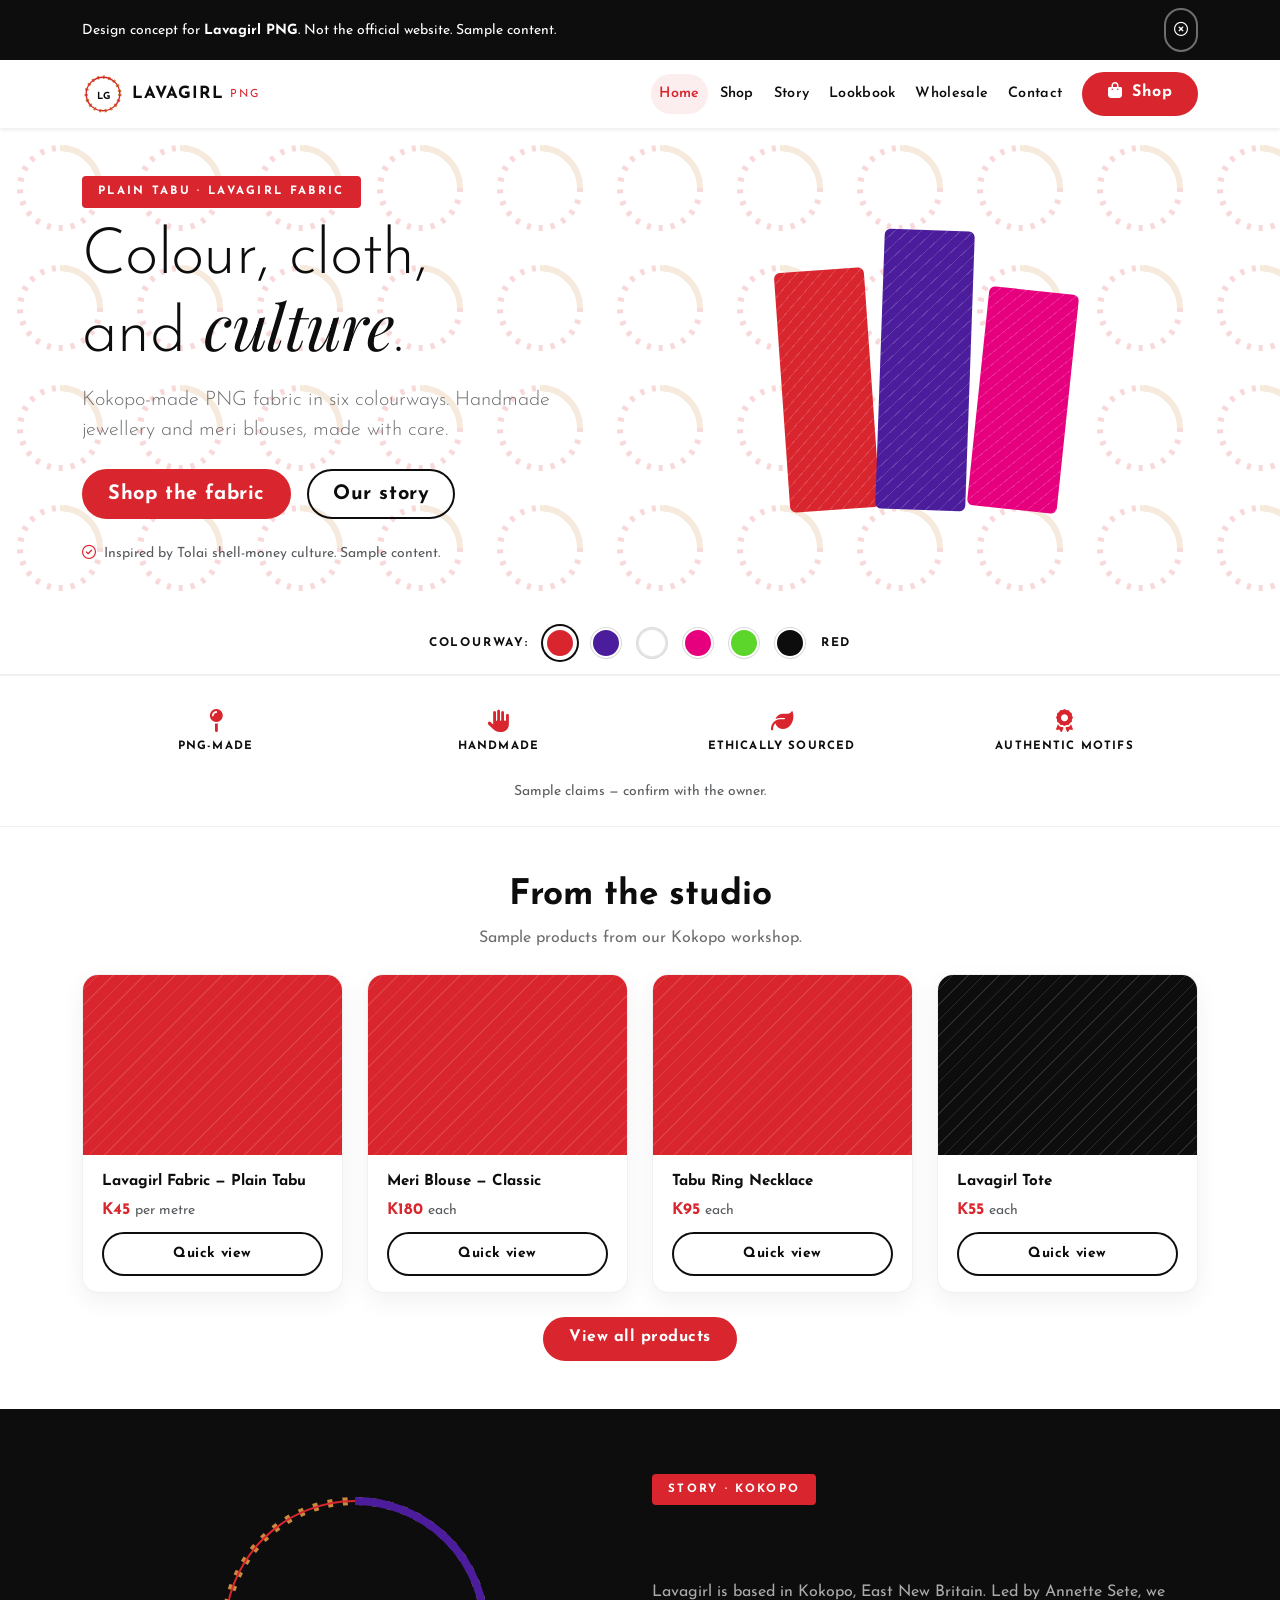
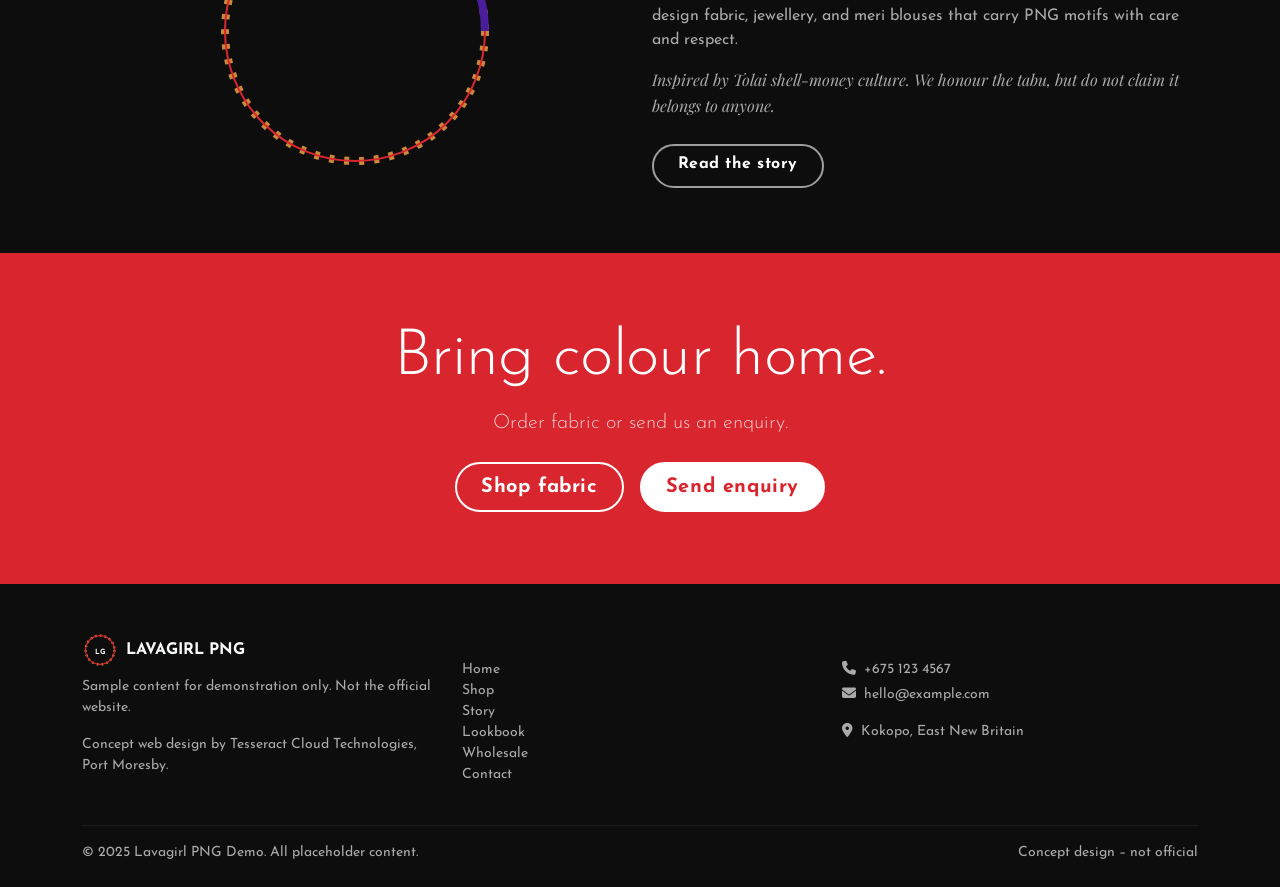
<file: index.html>
<!-- index.html -->
<!DOCTYPE html>
<html lang="en">
<head>
  <meta charset="UTF-8">
  <meta name="viewport" content="width=device-width, initial-scale=1.0">
  <title>Lavagirl PNG | PNG-designed fabric, jewellery & meri blouses</title>
  <meta name="description" content="Lavagirl PNG — Kokopo-based PNG fashion brand. Lavagirl Fabric in Plain Tabu design, six colourways, handmade jewellery, meri blouses.">
  <meta property="og:title" content="Lavagirl PNG | PNG-designed fabric & fashion">
  <meta property="og:description" content="Vibrant, cultural, maker-proud. Plain Tabu fabric in six colours.">
  <meta property="og:type" content="website">
  <meta property="og:url" content="https://example.com/lavagirlpng">
  <meta property="og:image" content="https://via.placeholder.com/1200x630?text=Lavagirl+PNG">
  <link rel="icon" href="data:image/svg+xml,%3Csvg xmlns='http://www.w3.org/2000/svg' viewBox='0 0 100 100'%3E%3Crect width='100' height='100' rx='18' fill='%23D9262E'/%3E%3Ccircle cx='50' cy='50' r='30' fill='none' stroke='%23C98A3B' stroke-width='6' stroke-dasharray='4 6'/%3E%3Ctext x='50' y='58' font-size='22' text-anchor='middle' fill='%23FFFFFF' font-family='Arial' font-weight='bold'%3ELG%3C/text%3E%3C/svg%3E">
  <link rel="preconnect" href="https://fonts.googleapis.com">
  <link rel="preconnect" href="https://fonts.gstatic.com" crossorigin>
  <link href="https://fonts.googleapis.com/css2?family=Josefin+Sans:wght@300;400;600;700&family=Playfair+Display:ital,wght@1,400;1,600&display=swap" rel="stylesheet">
  <link href="https://cdn.jsdelivr.net/npm/bootstrap@5.3.3/dist/css/bootstrap.min.css" rel="stylesheet">
  <link rel="stylesheet" href="https://cdnjs.cloudflare.com/ajax/libs/font-awesome/6.5.2/css/all.min.css">
  <link rel="stylesheet" href="style.css">
</head>
<body>
  <a class="skip-link" href="#main">Skip to content</a>

  <div class="demo-bar text-center py-2 px-3" id="demoBar">
    <div class="container d-flex align-items-center justify-content-between flex-wrap gap-2">
      <span class="small mb-0">Design concept for <strong>Lavagirl PNG</strong>. Not the official website. Sample content.</span>
      <button class="btn btn-sm btn-outline-light rounded-pill" id="dismissDemoBar" aria-label="Dismiss demo bar"><i class="fa-regular fa-circle-xmark"></i></button>
    </div>
  </div>

  <nav class="navbar navbar-expand-lg sticky-top shadow-sm" aria-label="Main navigation">
    <div class="container">
      <a class="navbar-brand d-flex align-items-center gap-2" href="index.html">
        <span class="brand-ring" aria-hidden="true">
          <svg viewBox="0 0 60 60" width="42" height="42">
            <circle cx="30" cy="30" r="24" fill="none" stroke="#C98A3B" stroke-width="5" stroke-dasharray="3 5"/>
            <circle cx="30" cy="30" r="24" fill="none" stroke="#D9262E" stroke-width="2"/>
            <text x="30" y="37" font-size="14" text-anchor="middle" fill="#0D0D0D" font-family="Josefin Sans, Arial" font-weight="700">LG</text>
          </svg>
        </span>
        <span class="brand-text">LAVAGIRL<span class="brand-sub">PNG</span></span>
      </a>
      <button class="navbar-toggler" type="button" data-bs-toggle="collapse" data-bs-target="#mainNav" aria-controls="mainNav" aria-expanded="false" aria-label="Toggle navigation">
        <span class="navbar-toggler-icon"></span>
      </button>
      <div class="collapse navbar-collapse" id="mainNav">
        <ul class="navbar-nav ms-auto mb-2 mb-lg-0 gap-lg-1 align-items-lg-center">
          <li class="nav-item"><a class="nav-link active" aria-current="page" href="index.html">Home</a></li>
          <li class="nav-item"><a class="nav-link" href="shop.html">Shop</a></li>
          <li class="nav-item"><a class="nav-link" href="story.html">Story</a></li>
          <li class="nav-item"><a class="nav-link" href="lookbook.html">Lookbook</a></li>
          <li class="nav-item"><a class="nav-link" href="wholesale.html">Wholesale</a></li>
          <li class="nav-item"><a class="nav-link" href="contact.html">Contact</a></li>
          <li class="nav-item ms-lg-2 mt-2 mt-lg-0">
            <a class="btn btn-lava rounded-pill px-4" href="shop.html">
              <i class="fa-solid fa-bag-shopping me-1"></i> Shop
            </a>
          </li>
        </ul>
      </div>
    </div>
  </nav>

  <main id="main">
    <!-- HERO -->
    <section class="hero position-relative overflow-hidden" data-colour="red">
      <div class="tabu-bg" aria-hidden="true">
        <svg class="tabu-pattern-svg" width="100%" height="100%" preserveAspectRatio="none">
          <defs>
            <pattern id="tabuPattern" x="0" y="0" width="120" height="120" patternUnits="userSpaceOnUse">
              <circle cx="60" cy="60" r="40" fill="none" stroke="var(--active-colour)" stroke-width="6" stroke-dasharray="4 8"/>
              <path d="M60 20 A40 40 0 0 1 100 60" fill="none" stroke="#C98A3B" stroke-width="6"/>
            </pattern>
          </defs>
          <rect width="100%" height="100%" fill="url(#tabuPattern)" opacity="0.18"/>
        </svg>
      </div>
      <div class="container position-relative py-5">
        <div class="row align-items-center g-4 flex-column-reverse flex-lg-row">
          <div class="col-lg-6 text-center text-lg-start">
            <span class="label-bar">PLAIN TABU · LAVAGIRL FABRIC</span>
            <h1 class="display-light mt-3 mb-3">Colour, cloth,<br>and <em class="playfair-italic">culture</em>.</h1>
            <p class="lead mb-4 text-muted-soft">Kokopo-made PNG fabric in six colourways. Handmade jewellery and meri blouses, made with care.</p>
            <div class="d-flex flex-wrap gap-3 justify-content-center justify-content-lg-start">
              <a href="shop.html" class="btn btn-lava btn-lg px-4 rounded-pill">Shop the fabric</a>
              <a href="story.html" class="btn btn-outline-ink btn-lg px-4 rounded-pill">Our story</a>
            </div>
            <p class="small text-muted mt-4 mb-0"><i class="fa-regular fa-circle-check me-1 text-lava"></i> Inspired by Tolai shell-money culture. Sample content.</p>
          </div>
          <div class="col-lg-6">
            <div class="hero-swatch-stack">
              <div class="fabric-roll" data-colour="red">
                <div class="fabric-roll-face"></div>
              </div>
              <div class="fabric-roll" data-colour="purple">
                <div class="fabric-roll-face"></div>
              </div>
              <div class="fabric-roll" data-colour="pink">
                <div class="fabric-roll-face"></div>
              </div>
            </div>
          </div>
        </div>
      </div>
    </section>

    <!-- COLOUR SWITCHER STRIP -->
    <section class="swatch-strip">
      <div class="container d-flex flex-wrap gap-3 justify-content-center align-items-center py-3">
        <span class="swatch-label">Colourway:</span>
        <button class="swatch swatch-red active" data-colour="red" aria-label="Red colourway" aria-pressed="true"></button>
        <button class="swatch swatch-purple" data-colour="purple" aria-label="Purple colourway" aria-pressed="false"></button>
        <button class="swatch swatch-white" data-colour="white" aria-label="White colourway" aria-pressed="false"></button>
        <button class="swatch swatch-pink" data-colour="pink" aria-label="Pink colourway" aria-pressed="false"></button>
        <button class="swatch swatch-green" data-colour="green" aria-label="Green colourway" aria-pressed="false"></button>
        <button class="swatch swatch-black" data-colour="black" aria-label="Black colourway" aria-pressed="false"></button>
        <span class="swatch-name" id="swatchName">Red</span>
      </div>
    </section>

    <!-- AUTHENTICITY STRIP -->
    <section class="authenticity-strip py-4">
      <div class="container">
        <div class="row g-3 text-center">
          <div class="col-6 col-md-3">
            <div class="auth-badge">
              <i class="fa-solid fa-map-pin"></i>
              <span>PNG-made</span>
            </div>
          </div>
          <div class="col-6 col-md-3">
            <div class="auth-badge">
              <i class="fa-solid fa-hand"></i>
              <span>Handmade</span>
            </div>
          </div>
          <div class="col-6 col-md-3">
            <div class="auth-badge">
              <i class="fa-solid fa-leaf"></i>
              <span>Ethically sourced</span>
            </div>
          </div>
          <div class="col-6 col-md-3">
            <div class="auth-badge">
              <i class="fa-solid fa-award"></i>
              <span>Authentic motifs</span>
            </div>
          </div>
        </div>
        <p class="small text-center text-muted mt-3 mb-0">Sample claims — confirm with the owner.</p>
      </div>
    </section>

    <!-- FEATURED PRODUCTS -->
    <section class="py-5">
      <div class="container">
        <div class="text-center mb-4">
          <h2 class="section-heading">From the studio</h2>
          <p class="text-muted-soft">Sample products from our Kokopo workshop.</p>
        </div>
        <div class="row g-4" id="featuredGrid">
          <!-- filled by JS -->
        </div>
        <div class="text-center mt-4">
          <a href="shop.html" class="btn btn-lava rounded-pill px-4">View all products</a>
        </div>
      </div>
    </section>

    <!-- STORY TEASER -->
    <section class="py-5 section-dark text-light">
      <div class="container">
        <div class="row align-items-center g-4">
          <div class="col-md-6">
            <div class="rotating-ring-wrap" aria-hidden="true">
              <svg viewBox="0 0 300 300" class="rotating-ring">
                <circle cx="150" cy="150" r="130" fill="none" stroke="#C98A3B" stroke-width="8" stroke-dasharray="5 10"/>
                <circle cx="150" cy="150" r="130" fill="none" stroke="#D9262E" stroke-width="2"/>
                <path d="M150 20 A130 130 0 0 1 280 150" fill="none" stroke="#4B1D9C" stroke-width="8"/>
              </svg>
            </div>
          </div>
          <div class="col-md-6">
            <span class="label-bar">STORY · KOKOPO</span>
            <h2 class="section-heading mt-3 mb-3">Made by hand, led by heritage.</h2>
            <p class="text-muted-light">Lavagirl is based in Kokopo, East New Britain. Led by Annette Sete, we design fabric, jewellery, and meri blouses that carry PNG motifs with care and respect.</p>
            <p class="text-muted-light"><em class="playfair-italic">Inspired by Tolai shell-money culture. We honour the tabu, but do not claim it belongs to anyone.</em></p>
            <a href="story.html" class="btn btn-outline-light rounded-pill px-4 mt-2">Read the story</a>
          </div>
        </div>
      </div>
    </section>

    <!-- CTA -->
    <section class="py-5 section-lava text-center">
      <div class="container py-4">
        <h2 class="display-light text-white mb-3">Bring colour home.</h2>
        <p class="lead mb-4 text-white-75">Order fabric or send us an enquiry.</p>
        <div class="d-flex flex-wrap gap-3 justify-content-center">
          <a href="shop.html" class="btn btn-white-outline btn-lg px-4 rounded-pill">Shop fabric</a>
          <a href="contact.html" class="btn btn-white-solid btn-lg px-4 rounded-pill">Send enquiry</a>
        </div>
      </div>
    </section>
  </main>

  <footer class="footer section-dark text-light pt-5 pb-4">
    <div class="container">
      <div class="row g-4">
        <div class="col-md-4">
          <div class="d-flex align-items-center gap-2 mb-2">
            <svg viewBox="0 0 60 60" width="36" height="36"><circle cx="30" cy="30" r="24" fill="none" stroke="#C98A3B" stroke-width="4" stroke-dasharray="3 5"/><circle cx="30" cy="30" r="24" fill="none" stroke="#D9262E" stroke-width="2"/><text x="30" y="36" font-size="12" text-anchor="middle" fill="#FFFFFF" font-family="Josefin Sans, Arial" font-weight="700">LG</text></svg>
            <span class="fw-bold">LAVAGIRL PNG</span>
          </div>
          <p class="small text-muted-light">Sample content for demonstration only. Not the official website.</p>
          <p class="small text-muted-light">Concept web design by Tesseract Cloud Technologies, Port Moresby.</p>
        </div>
        <div class="col-md-4">
          <h6 class="fw-semibold">Quick links</h6>
          <ul class="list-unstyled small">
            <li><a href="index.html" class="text-muted-light text-decoration-none">Home</a></li>
            <li><a href="shop.html" class="text-muted-light text-decoration-none">Shop</a></li>
            <li><a href="story.html" class="text-muted-light text-decoration-none">Story</a></li>
            <li><a href="lookbook.html" class="text-muted-light text-decoration-none">Lookbook</a></li>
            <li><a href="wholesale.html" class="text-muted-light text-decoration-none">Wholesale</a></li>
            <li><a href="contact.html" class="text-muted-light text-decoration-none">Contact</a></li>
          </ul>
        </div>
        <div class="col-md-4">
          <h6 class="fw-semibold">Contact (placeholder)</h6>
          <p class="small text-muted-light mb-1"><i class="fa-solid fa-phone me-2"></i>+675 123 4567</p>
          <p class="small text-muted-light"><i class="fa-solid fa-envelope me-2"></i>hello@example.com</p>
          <p class="small text-muted-light"><i class="fa-solid fa-location-dot me-2"></i>Kokopo, East New Britain</p>
        </div>
      </div>
      <hr class="border-light opacity-25 mt-4">
      <div class="d-flex flex-wrap justify-content-between align-items-center small text-muted-light">
        <span>© 2025 Lavagirl PNG Demo. All placeholder content.</span>
        <span>Concept design – not official</span>
      </div>
    </div>
  </footer>

  <div class="mobile-action-bar d-block d-sm-none fixed-bottom bg-white border-top shadow-sm py-2">
    <div class="container d-flex justify-content-around">
      <a href="shop.html" class="btn btn-lava rounded-pill px-3 py-2" aria-label="Shop"><i class="fa-solid fa-bag-shopping me-1"></i> Shop</a>
      <a href="https://wa.me/67512345678?text=Hello%20Lavagirl%20PNG%20demo" class="btn btn-success rounded-pill px-3 py-2" aria-label="WhatsApp us"><i class="fa-brands fa-whatsapp me-1"></i> WhatsApp</a>
    </div>
  </div>

  <!-- Quick view modal -->
  <div class="modal fade" id="quickViewModal" tabindex="-1" aria-labelledby="quickViewLabel" aria-hidden="true">
    <div class="modal-dialog modal-dialog-centered modal-lg">
      <div class="modal-content rounded-4 border-0">
        <div class="modal-header border-0">
          <h2 class="modal-title h5" id="quickViewLabel">Product</h2>
          <button type="button" class="btn-close" data-bs-dismiss="modal" aria-label="Close"></button>
        </div>
        <div class="modal-body" id="quickViewBody">
          <!-- filled by JS -->
        </div>
      </div>
    </div>
  </div>

  <script src="https://cdn.jsdelivr.net/npm/bootstrap@5.3.3/dist/js/bootstrap.bundle.min.js"></script>
  <script src="main.js"></script>
</body>
</html>
</file>
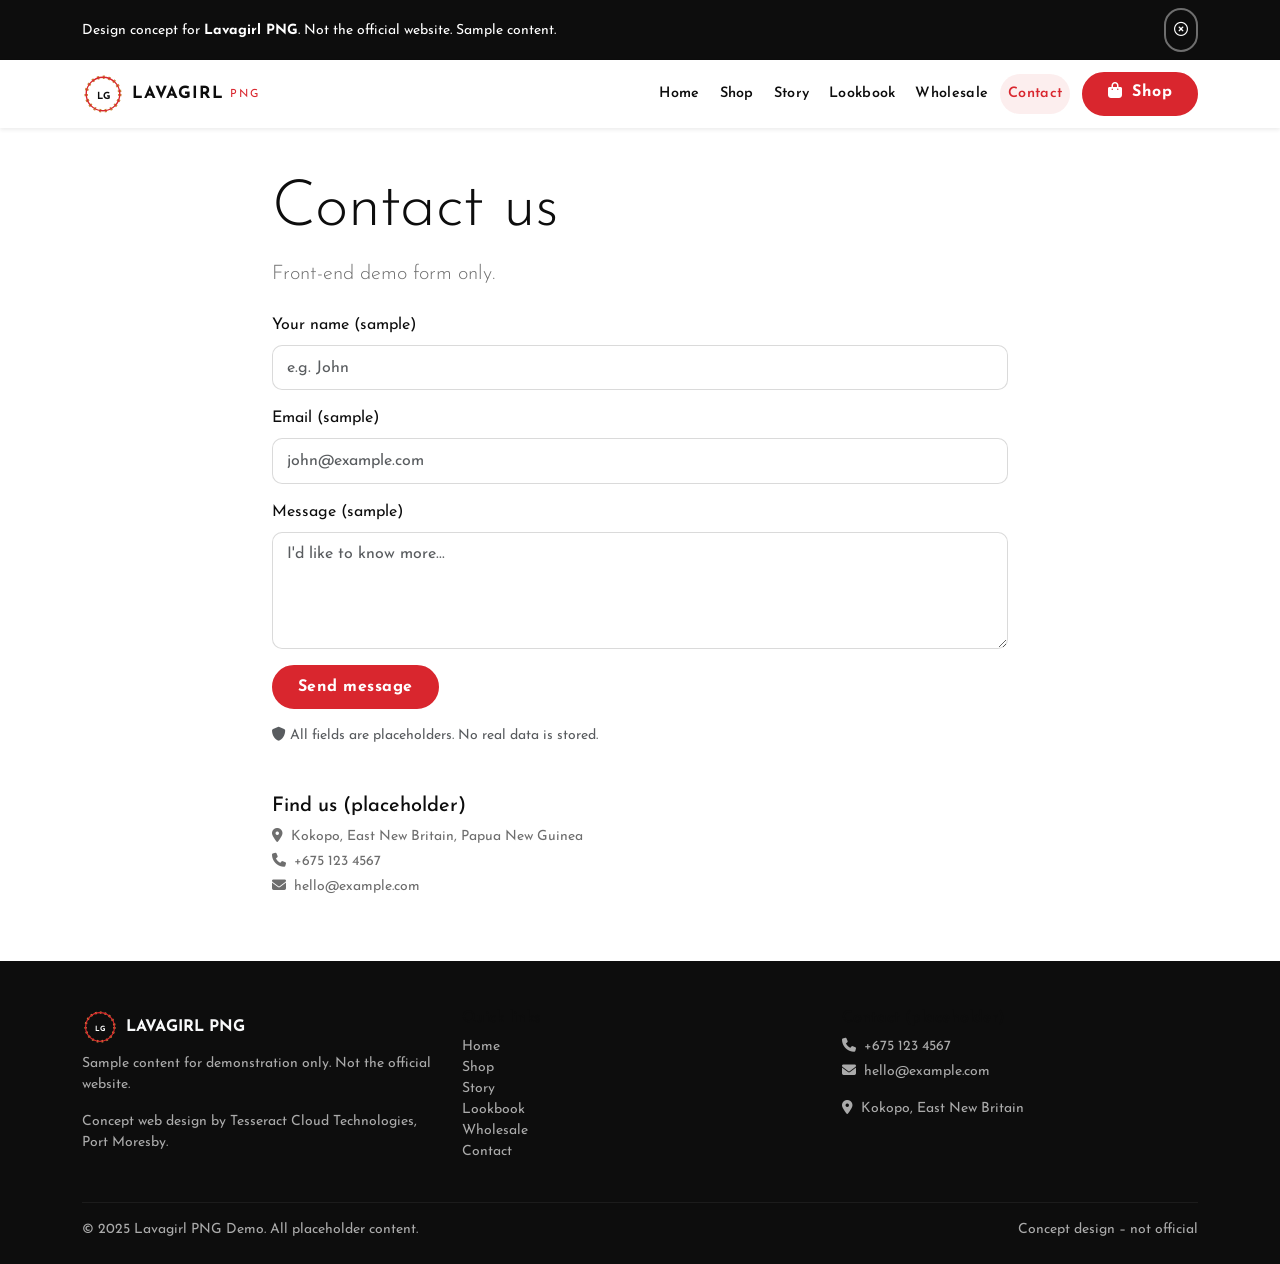
<file: contact.html>
<!-- contact.html -->
<!DOCTYPE html>
<html lang="en">
<head>
  <meta charset="UTF-8">
  <meta name="viewport" content="width=device-width, initial-scale=1.0">
  <title>Contact | Lavagirl PNG</title>
  <meta name="description" content="Contact Lavagirl PNG. Sample contact form and placeholder details.">
  <meta property="og:title" content="Contact – Lavagirl PNG">
  <meta property="og:description" content="Get in touch with Lavagirl PNG. Sample form.">
  <meta property="og:type" content="website">
  <meta property="og:url" content="https://example.com/lavagirlpng/contact">
  <meta property="og:image" content="https://via.placeholder.com/1200x630?text=Contact">
  <link rel="icon" href="data:image/svg+xml,%3Csvg xmlns='http://www.w3.org/2000/svg' viewBox='0 0 100 100'%3E%3Crect width='100' height='100' rx='18' fill='%23D9262E'/%3E%3Ccircle cx='50' cy='50' r='30' fill='none' stroke='%23C98A3B' stroke-width='6' stroke-dasharray='4 6'/%3E%3Ctext x='50' y='58' font-size='22' text-anchor='middle' fill='%23FFFFFF' font-family='Arial' font-weight='bold'%3ELG%3C/text%3E%3C/svg%3E">
  <link rel="preconnect" href="https://fonts.googleapis.com">
  <link rel="preconnect" href="https://fonts.gstatic.com" crossorigin>
  <link href="https://fonts.googleapis.com/css2?family=Josefin+Sans:wght@300;400;600;700&family=Playfair+Display:ital,wght@1,400;1,600&display=swap" rel="stylesheet">
  <link href="https://cdn.jsdelivr.net/npm/bootstrap@5.3.3/dist/css/bootstrap.min.css" rel="stylesheet">
  <link rel="stylesheet" href="https://cdnjs.cloudflare.com/ajax/libs/font-awesome/6.5.2/css/all.min.css">
  <link rel="stylesheet" href="style.css">
</head>
<body>
  <a class="skip-link" href="#main">Skip to content</a>

  <div class="demo-bar text-center py-2 px-3" id="demoBar">
    <div class="container d-flex align-items-center justify-content-between flex-wrap gap-2">
      <span class="small mb-0">Design concept for <strong>Lavagirl PNG</strong>. Not the official website. Sample content.</span>
      <button class="btn btn-sm btn-outline-light rounded-pill" id="dismissDemoBar" aria-label="Dismiss demo bar"><i class="fa-regular fa-circle-xmark"></i></button>
    </div>
  </div>

  <nav class="navbar navbar-expand-lg sticky-top shadow-sm" aria-label="Main navigation">
    <div class="container">
      <a class="navbar-brand d-flex align-items-center gap-2" href="index.html">
        <span class="brand-ring" aria-hidden="true"><svg viewBox="0 0 60 60" width="42" height="42"><circle cx="30" cy="30" r="24" fill="none" stroke="#C98A3B" stroke-width="5" stroke-dasharray="3 5"/><circle cx="30" cy="30" r="24" fill="none" stroke="#D9262E" stroke-width="2"/><text x="30" y="37" font-size="14" text-anchor="middle" fill="#0D0D0D" font-family="Josefin Sans, Arial" font-weight="700">LG</text></svg></span>
        <span class="brand-text">LAVAGIRL<span class="brand-sub">PNG</span></span>
      </a>
      <button class="navbar-toggler" type="button" data-bs-toggle="collapse" data-bs-target="#mainNav" aria-controls="mainNav" aria-expanded="false" aria-label="Toggle navigation"><span class="navbar-toggler-icon"></span></button>
      <div class="collapse navbar-collapse" id="mainNav">
        <ul class="navbar-nav ms-auto mb-2 mb-lg-0 gap-lg-1 align-items-lg-center">
          <li class="nav-item"><a class="nav-link" href="index.html">Home</a></li>
          <li class="nav-item"><a class="nav-link" href="shop.html">Shop</a></li>
          <li class="nav-item"><a class="nav-link" href="story.html">Story</a></li>
          <li class="nav-item"><a class="nav-link" href="lookbook.html">Lookbook</a></li>
          <li class="nav-item"><a class="nav-link" href="wholesale.html">Wholesale</a></li>
          <li class="nav-item"><a class="nav-link active" aria-current="page" href="contact.html">Contact</a></li>
          <li class="nav-item ms-lg-2 mt-2 mt-lg-0"><a class="btn btn-lava rounded-pill px-4" href="shop.html"><i class="fa-solid fa-bag-shopping me-1"></i> Shop</a></li>
        </ul>
      </div>
    </div>
  </nav>

  <main id="main">
    <section class="py-5">
      <div class="container">
        <div class="row justify-content-center">
          <div class="col-lg-8">
            <h1 class="display-light mb-3">Contact us</h1>
            <p class="lead text-muted-soft mb-4">Front-end demo form only.</p>

            <form id="contactForm" novalidate>
              <div class="mb-3">
                <label for="contactName" class="form-label">Your name (sample)</label>
                <input type="text" class="form-control" id="contactName" placeholder="e.g. John" required>
                <div class="invalid-feedback">Please enter your name.</div>
              </div>
              <div class="mb-3">
                <label for="contactEmail" class="form-label">Email (sample)</label>
                <input type="email" class="form-control" id="contactEmail" placeholder="john@example.com" required>
                <div class="invalid-feedback">Please enter an email.</div>
              </div>
              <div class="mb-3">
                <label for="contactMessage" class="form-label">Message (sample)</label>
                <textarea class="form-control" id="contactMessage" rows="4" placeholder="I'd like to know more..." required></textarea>
                <div class="invalid-feedback">Please write a message.</div>
              </div>
              <button type="submit" class="btn btn-lava rounded-pill px-4">Send message</button>
            </form>

            <div id="contactSuccess" class="alert alert-success mt-4 d-none" role="alert">
              <i class="fa-regular fa-circle-check me-2"></i> Thank you! Your sample message was received.
              <a id="contactWhatsapp" href="#" target="_blank" rel="noopener" class="btn btn-success btn-sm rounded-pill mt-2 d-block">
                <i class="fa-brands fa-whatsapp me-1"></i> Continue on WhatsApp
              </a>
            </div>
            <p class="small text-muted mt-3"><i class="fa-solid fa-shield"></i> All fields are placeholders. No real data is stored.</p>

            <div class="mt-5">
              <h2 class="h5">Find us (placeholder)</h2>
              <p class="small text-muted-soft mb-1"><i class="fa-solid fa-location-dot me-2"></i>Kokopo, East New Britain, Papua New Guinea</p>
              <p class="small text-muted-soft mb-1"><i class="fa-solid fa-phone me-2"></i>+675 123 4567</p>
              <p class="small text-muted-soft"><i class="fa-solid fa-envelope me-2"></i>hello@example.com</p>
            </div>
          </div>
        </div>
      </div>
    </section>
  </main>

  <footer class="footer section-dark text-light pt-5 pb-4">
    <div class="container">
      <div class="row g-4">
        <div class="col-md-4">
          <div class="d-flex align-items-center gap-2 mb-2">
            <svg viewBox="0 0 60 60" width="36" height="36"><circle cx="30" cy="30" r="24" fill="none" stroke="#C98A3B" stroke-width="4" stroke-dasharray="3 5"/><circle cx="30" cy="30" r="24" fill="none" stroke="#D9262E" stroke-width="2"/><text x="30" y="36" font-size="12" text-anchor="middle" fill="#FFFFFF" font-family="Josefin Sans, Arial" font-weight="700">LG</text></svg>
            <span class="fw-bold">LAVAGIRL PNG</span>
          </div>
          <p class="small text-muted-light">Sample content for demonstration only. Not the official website.</p>
          <p class="small text-muted-light">Concept web design by Tesseract Cloud Technologies, Port Moresby.</p>
        </div>
        <div class="col-md-4">
          <h6 class="fw-semibold">Quick links</h6>
          <ul class="list-unstyled small">
            <li><a href="index.html" class="text-muted-light text-decoration-none">Home</a></li>
            <li><a href="shop.html" class="text-muted-light text-decoration-none">Shop</a></li>
            <li><a href="story.html" class="text-muted-light text-decoration-none">Story</a></li>
            <li><a href="lookbook.html" class="text-muted-light text-decoration-none">Lookbook</a></li>
            <li><a href="wholesale.html" class="text-muted-light text-decoration-none">Wholesale</a></li>
            <li><a href="contact.html" class="text-muted-light text-decoration-none">Contact</a></li>
          </ul>
        </div>
        <div class="col-md-4">
          <h6 class="fw-semibold">Contact (placeholder)</h6>
          <p class="small text-muted-light mb-1"><i class="fa-solid fa-phone me-2"></i>+675 123 4567</p>
          <p class="small text-muted-light"><i class="fa-solid fa-envelope me-2"></i>hello@example.com</p>
          <p class="small text-muted-light"><i class="fa-solid fa-location-dot me-2"></i>Kokopo, East New Britain</p>
        </div>
      </div>
      <hr class="border-light opacity-25 mt-4">
      <div class="d-flex flex-wrap justify-content-between align-items-center small text-muted-light">
        <span>© 2025 Lavagirl PNG Demo. All placeholder content.</span>
        <span>Concept design – not official</span>
      </div>
    </div>
  </footer>

  <div class="mobile-action-bar d-block d-sm-none fixed-bottom bg-white border-top shadow-sm py-2">
    <div class="container d-flex justify-content-around">
      <a href="shop.html" class="btn btn-lava rounded-pill px-3 py-2" aria-label="Shop"><i class="fa-solid fa-bag-shopping me-1"></i> Shop</a>
      <a href="https://wa.me/67512345678?text=Hello%20Lavagirl%20PNG%20demo" class="btn btn-success rounded-pill px-3 py-2" aria-label="WhatsApp us"><i class="fa-brands fa-whatsapp me-1"></i> WhatsApp</a>
    </div>
  </div>

  <script src="https://cdn.jsdelivr.net/npm/bootstrap@5.3.3/dist/js/bootstrap.bundle.min.js"></script>
  <script src="main.js"></script>
</body>
</html>
</file>
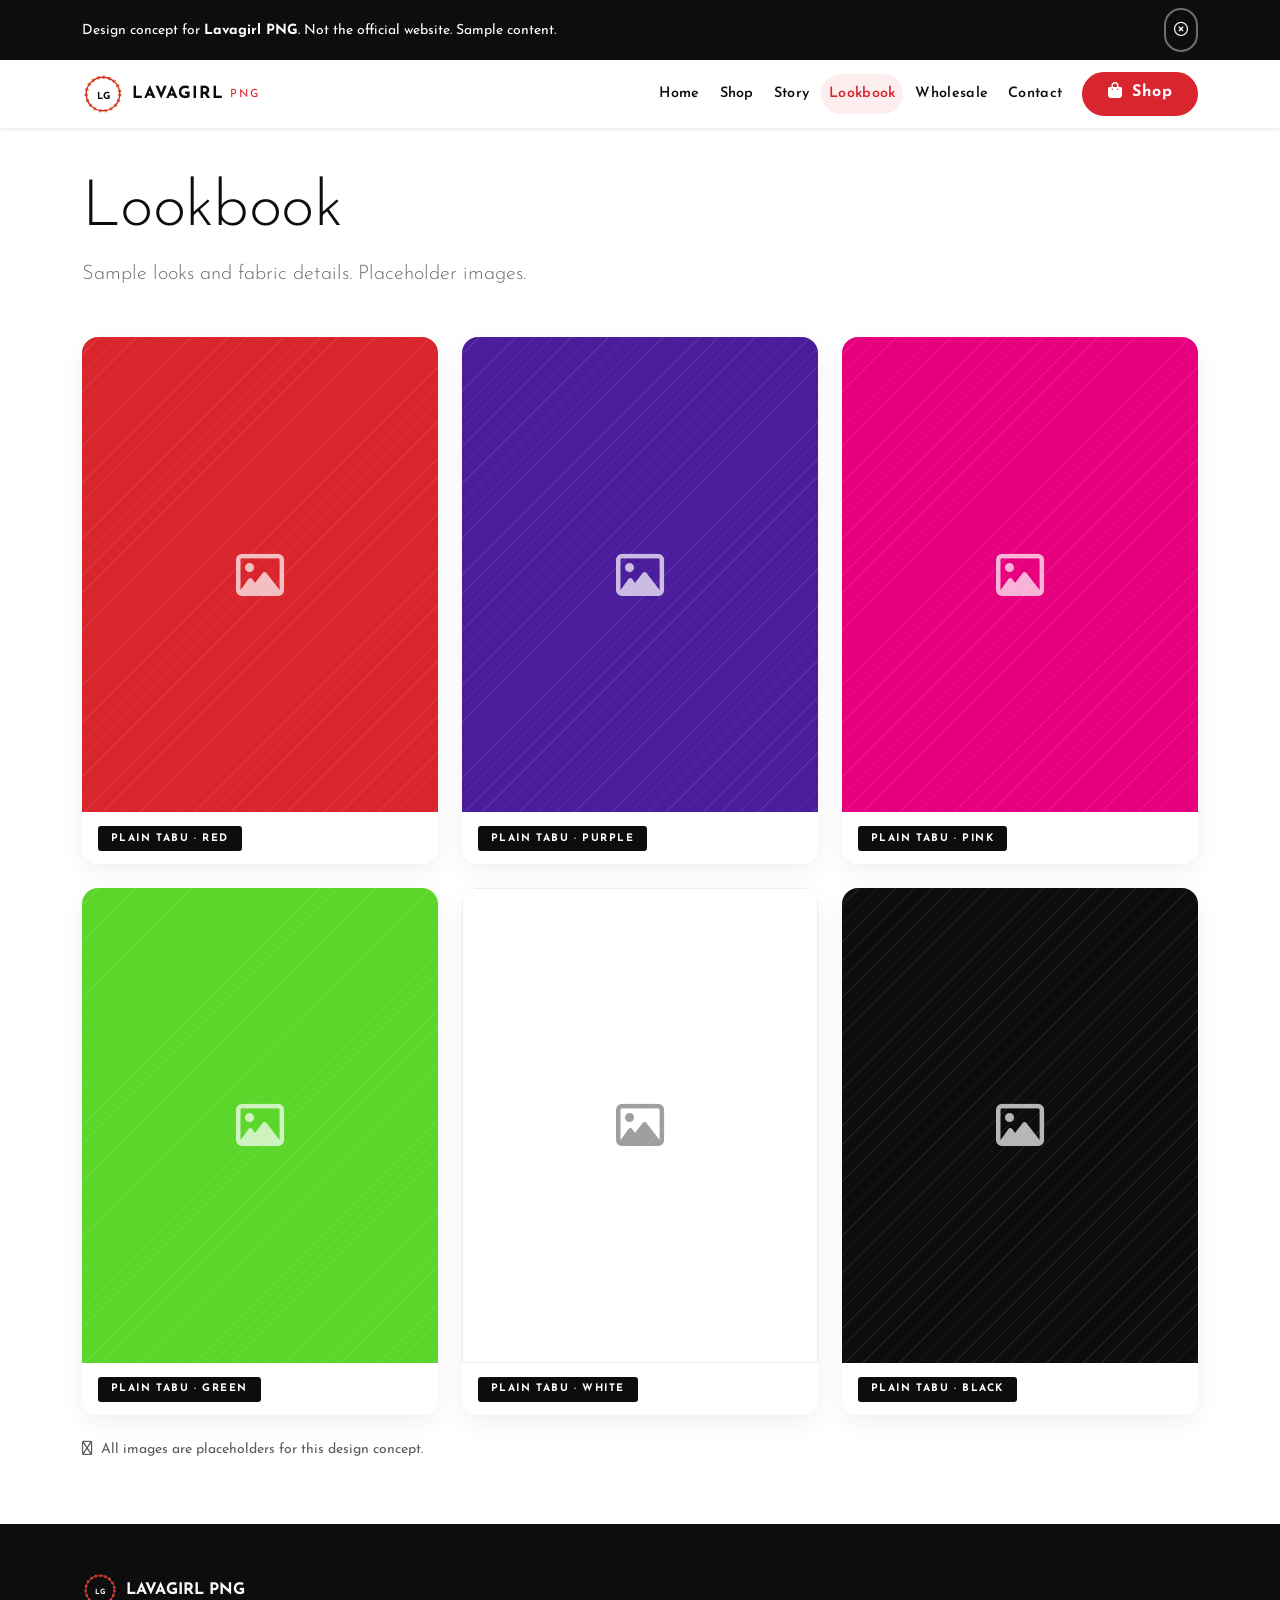
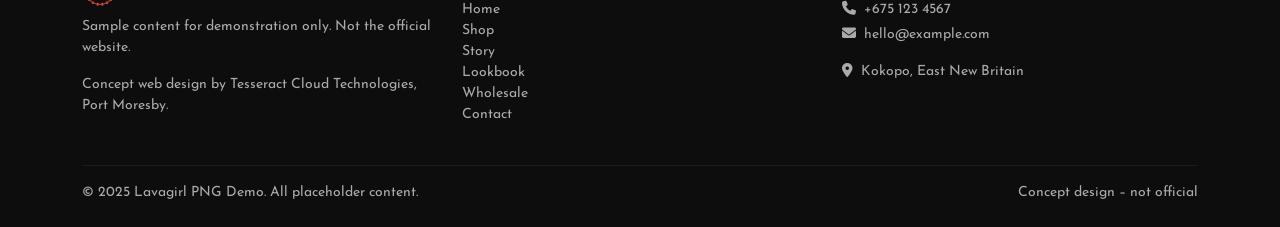
<file: lookbook.html>
<!-- lookbook.html -->
<!DOCTYPE html>
<html lang="en">
<head>
  <meta charset="UTF-8">
  <meta name="viewport" content="width=device-width, initial-scale=1.0">
  <title>Lookbook | Lavagirl PNG</title>
  <meta name="description" content="Sample lookbook from Lavagirl PNG. Colour, fabric, and handmade details.">
  <meta property="og:title" content="Lookbook – Lavagirl PNG">
  <meta property="og:description" content="Sample looks and fabric details.">
  <meta property="og:type" content="website">
  <meta property="og:url" content="https://example.com/lavagirlpng/lookbook">
  <meta property="og:image" content="https://via.placeholder.com/1200x630?text=Lookbook">
  <link rel="icon" href="data:image/svg+xml,%3Csvg xmlns='http://www.w3.org/2000/svg' viewBox='0 0 100 100'%3E%3Crect width='100' height='100' rx='18' fill='%23D9262E'/%3E%3Ccircle cx='50' cy='50' r='30' fill='none' stroke='%23C98A3B' stroke-width='6' stroke-dasharray='4 6'/%3E%3Ctext x='50' y='58' font-size='22' text-anchor='middle' fill='%23FFFFFF' font-family='Arial' font-weight='bold'%3ELG%3C/text%3E%3C/svg%3E">
  <link rel="preconnect" href="https://fonts.googleapis.com">
  <link rel="preconnect" href="https://fonts.gstatic.com" crossorigin>
  <link href="https://fonts.googleapis.com/css2?family=Josefin+Sans:wght@300;400;600;700&family=Playfair+Display:ital,wght@1,400;1,600&display=swap" rel="stylesheet">
  <link href="https://cdn.jsdelivr.net/npm/bootstrap@5.3.3/dist/css/bootstrap.min.css" rel="stylesheet">
  <link rel="stylesheet" href="https://cdnjs.cloudflare.com/ajax/libs/font-awesome/6.5.2/css/all.min.css">
  <link rel="stylesheet" href="style.css">
</head>
<body>
  <a class="skip-link" href="#main">Skip to content</a>

  <div class="demo-bar text-center py-2 px-3" id="demoBar">
    <div class="container d-flex align-items-center justify-content-between flex-wrap gap-2">
      <span class="small mb-0">Design concept for <strong>Lavagirl PNG</strong>. Not the official website. Sample content.</span>
      <button class="btn btn-sm btn-outline-light rounded-pill" id="dismissDemoBar" aria-label="Dismiss demo bar"><i class="fa-regular fa-circle-xmark"></i></button>
    </div>
  </div>

  <nav class="navbar navbar-expand-lg sticky-top shadow-sm" aria-label="Main navigation">
    <div class="container">
      <a class="navbar-brand d-flex align-items-center gap-2" href="index.html">
        <span class="brand-ring" aria-hidden="true"><svg viewBox="0 0 60 60" width="42" height="42"><circle cx="30" cy="30" r="24" fill="none" stroke="#C98A3B" stroke-width="5" stroke-dasharray="3 5"/><circle cx="30" cy="30" r="24" fill="none" stroke="#D9262E" stroke-width="2"/><text x="30" y="37" font-size="14" text-anchor="middle" fill="#0D0D0D" font-family="Josefin Sans, Arial" font-weight="700">LG</text></svg></span>
        <span class="brand-text">LAVAGIRL<span class="brand-sub">PNG</span></span>
      </a>
      <button class="navbar-toggler" type="button" data-bs-toggle="collapse" data-bs-target="#mainNav" aria-controls="mainNav" aria-expanded="false" aria-label="Toggle navigation"><span class="navbar-toggler-icon"></span></button>
      <div class="collapse navbar-collapse" id="mainNav">
        <ul class="navbar-nav ms-auto mb-2 mb-lg-0 gap-lg-1 align-items-lg-center">
          <li class="nav-item"><a class="nav-link" href="index.html">Home</a></li>
          <li class="nav-item"><a class="nav-link" href="shop.html">Shop</a></li>
          <li class="nav-item"><a class="nav-link" href="story.html">Story</a></li>
          <li class="nav-item"><a class="nav-link active" aria-current="page" href="lookbook.html">Lookbook</a></li>
          <li class="nav-item"><a class="nav-link" href="wholesale.html">Wholesale</a></li>
          <li class="nav-item"><a class="nav-link" href="contact.html">Contact</a></li>
          <li class="nav-item ms-lg-2 mt-2 mt-lg-0"><a class="btn btn-lava rounded-pill px-4" href="shop.html"><i class="fa-solid fa-bag-shopping me-1"></i> Shop</a></li>
        </ul>
      </div>
    </div>
  </nav>

  <main id="main">
    <section class="py-5 section-lookbook">
      <div class="container">
        <h1 class="display-light mb-3">Lookbook</h1>
        <p class="lead text-muted-soft mb-5">Sample looks and fabric details. Placeholder images.</p>

        <div class="row g-4">
          <div class="col-md-4">
            <div class="look-card">
              <div class="look-image look-red">
                <i class="fa-regular fa-image fa-3x"></i>
              </div>
              <div class="look-caption">
                <span class="label-bar-sm">Plain Tabu · Red</span>
              </div>
            </div>
          </div>
          <div class="col-md-4">
            <div class="look-card">
              <div class="look-image look-purple">
                <i class="fa-regular fa-image fa-3x"></i>
              </div>
              <div class="look-caption">
                <span class="label-bar-sm">Plain Tabu · Purple</span>
              </div>
            </div>
          </div>
          <div class="col-md-4">
            <div class="look-card">
              <div class="look-image look-pink">
                <i class="fa-regular fa-image fa-3x"></i>
              </div>
              <div class="look-caption">
                <span class="label-bar-sm">Plain Tabu · Pink</span>
              </div>
            </div>
          </div>
          <div class="col-md-4">
            <div class="look-card">
              <div class="look-image look-green">
                <i class="fa-regular fa-image fa-3x"></i>
              </div>
              <div class="look-caption">
                <span class="label-bar-sm">Plain Tabu · Green</span>
              </div>
            </div>
          </div>
          <div class="col-md-4">
            <div class="look-card">
              <div class="look-image look-white">
                <i class="fa-regular fa-image fa-3x"></i>
              </div>
              <div class="look-caption">
                <span class="label-bar-sm">Plain Tabu · White</span>
              </div>
            </div>
          </div>
          <div class="col-md-4">
            <div class="look-card">
              <div class="look-image look-black">
                <i class="fa-regular fa-image fa-3x"></i>
              </div>
              <div class="look-caption">
                <span class="label-bar-sm">Plain Tabu · Black</span>
              </div>
            </div>
          </div>
        </div>
        <p class="small text-muted mt-4"><i class="fa-regular fa-circle-info me-1"></i> All images are placeholders for this design concept.</p>
      </div>
    </section>
  </main>

  <footer class="footer section-dark text-light pt-5 pb-4">
    <div class="container">
      <div class="row g-4">
        <div class="col-md-4">
          <div class="d-flex align-items-center gap-2 mb-2">
            <svg viewBox="0 0 60 60" width="36" height="36"><circle cx="30" cy="30" r="24" fill="none" stroke="#C98A3B" stroke-width="4" stroke-dasharray="3 5"/><circle cx="30" cy="30" r="24" fill="none" stroke="#D9262E" stroke-width="2"/><text x="30" y="36" font-size="12" text-anchor="middle" fill="#FFFFFF" font-family="Josefin Sans, Arial" font-weight="700">LG</text></svg>
            <span class="fw-bold">LAVAGIRL PNG</span>
          </div>
          <p class="small text-muted-light">Sample content for demonstration only. Not the official website.</p>
          <p class="small text-muted-light">Concept web design by Tesseract Cloud Technologies, Port Moresby.</p>
        </div>
        <div class="col-md-4">
          <h6 class="fw-semibold">Quick links</h6>
          <ul class="list-unstyled small">
            <li><a href="index.html" class="text-muted-light text-decoration-none">Home</a></li>
            <li><a href="shop.html" class="text-muted-light text-decoration-none">Shop</a></li>
            <li><a href="story.html" class="text-muted-light text-decoration-none">Story</a></li>
            <li><a href="lookbook.html" class="text-muted-light text-decoration-none">Lookbook</a></li>
            <li><a href="wholesale.html" class="text-muted-light text-decoration-none">Wholesale</a></li>
            <li><a href="contact.html" class="text-muted-light text-decoration-none">Contact</a></li>
          </ul>
        </div>
        <div class="col-md-4">
          <h6 class="fw-semibold">Contact (placeholder)</h6>
          <p class="small text-muted-light mb-1"><i class="fa-solid fa-phone me-2"></i>+675 123 4567</p>
          <p class="small text-muted-light"><i class="fa-solid fa-envelope me-2"></i>hello@example.com</p>
          <p class="small text-muted-light"><i class="fa-solid fa-location-dot me-2"></i>Kokopo, East New Britain</p>
        </div>
      </div>
      <hr class="border-light opacity-25 mt-4">
      <div class="d-flex flex-wrap justify-content-between align-items-center small text-muted-light">
        <span>© 2025 Lavagirl PNG Demo. All placeholder content.</span>
        <span>Concept design – not official</span>
      </div>
    </div>
  </footer>

  <div class="mobile-action-bar d-block d-sm-none fixed-bottom bg-white border-top shadow-sm py-2">
    <div class="container d-flex justify-content-around">
      <a href="shop.html" class="btn btn-lava rounded-pill px-3 py-2" aria-label="Shop"><i class="fa-solid fa-bag-shopping me-1"></i> Shop</a>
      <a href="https://wa.me/67512345678?text=Hello%20Lavagirl%20PNG%20demo" class="btn btn-success rounded-pill px-3 py-2" aria-label="WhatsApp us"><i class="fa-brands fa-whatsapp me-1"></i> WhatsApp</a>
    </div>
  </div>

  <script src="https://cdn.jsdelivr.net/npm/bootstrap@5.3.3/dist/js/bootstrap.bundle.min.js"></script>
  <script src="main.js"></script>
</body>
</html>
</file>
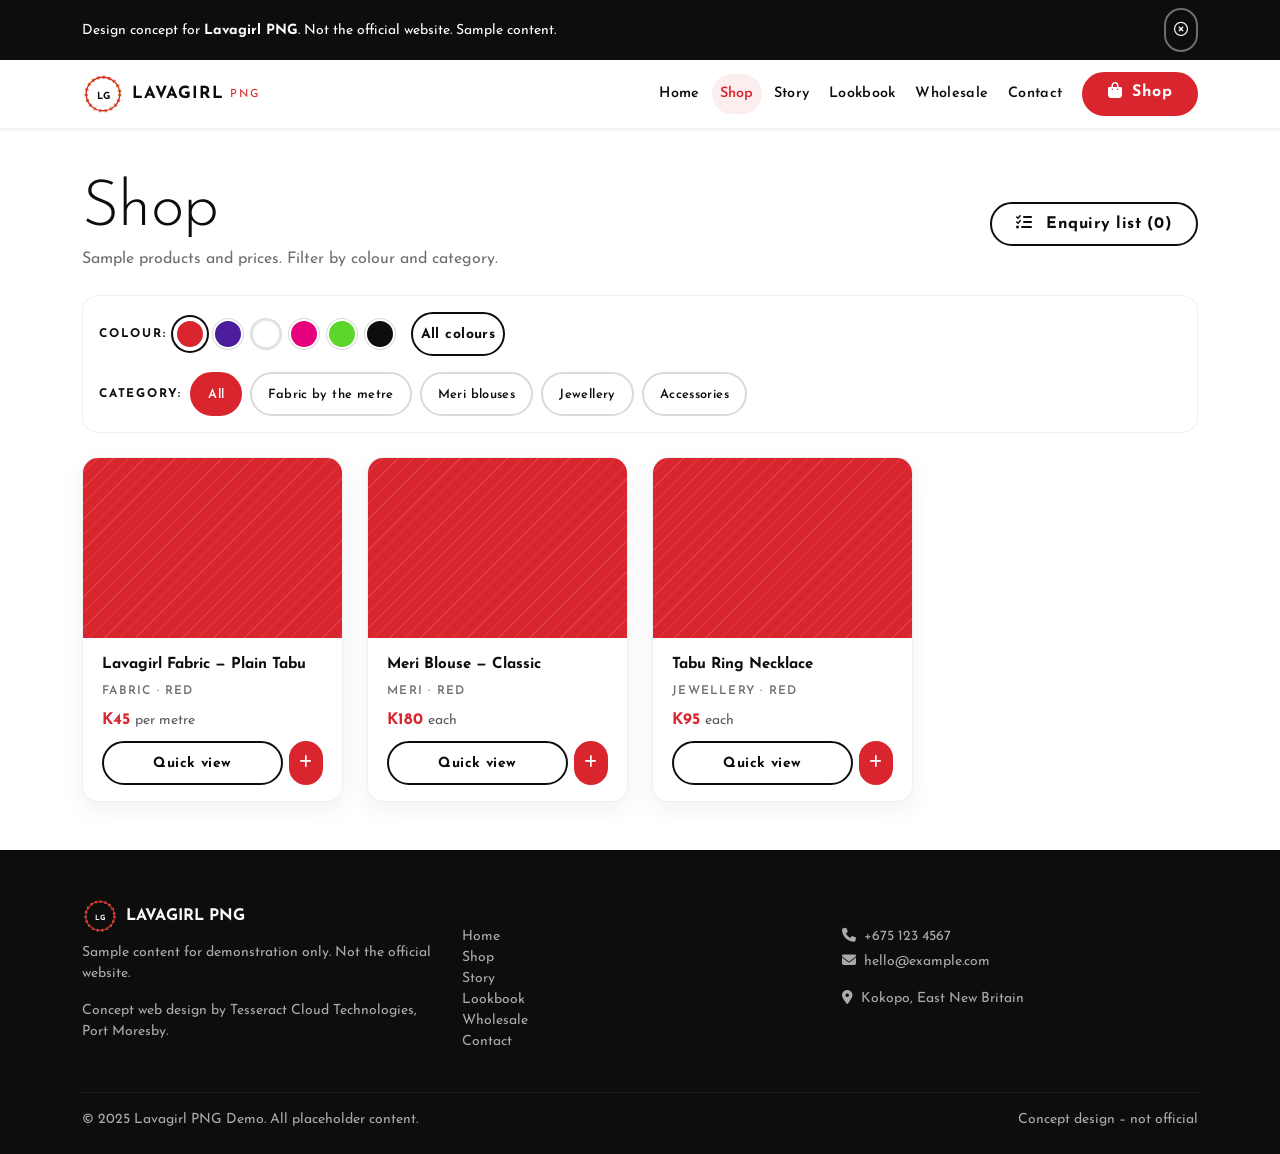
<file: shop.html>
<!-- shop.html -->
<!DOCTYPE html>
<html lang="en">
<head>
  <meta charset="UTF-8">
  <meta name="viewport" content="width=device-width, initial-scale=1.0">
  <title>Shop | Lavagirl PNG</title>
  <meta name="description" content="Shop Lavagirl fabric by the metre, meri blouses, jewellery, and accessories. Filters by colour and category.">
  <meta property="og:title" content="Shop – Lavagirl PNG">
  <meta property="og:description" content="Lavagirl Fabric in Plain Tabu design, six colourways. Handmade jewellery.">
  <meta property="og:type" content="website">
  <meta property="og:url" content="https://example.com/lavagirlpng/shop">
  <meta property="og:image" content="https://via.placeholder.com/1200x630?text=Shop">
  <link rel="icon" href="data:image/svg+xml,%3Csvg xmlns='http://www.w3.org/2000/svg' viewBox='0 0 100 100'%3E%3Crect width='100' height='100' rx='18' fill='%23D9262E'/%3E%3Ccircle cx='50' cy='50' r='30' fill='none' stroke='%23C98A3B' stroke-width='6' stroke-dasharray='4 6'/%3E%3Ctext x='50' y='58' font-size='22' text-anchor='middle' fill='%23FFFFFF' font-family='Arial' font-weight='bold'%3ELG%3C/text%3E%3C/svg%3E">
  <link rel="preconnect" href="https://fonts.googleapis.com">
  <link rel="preconnect" href="https://fonts.gstatic.com" crossorigin>
  <link href="https://fonts.googleapis.com/css2?family=Josefin+Sans:wght@300;400;600;700&family=Playfair+Display:ital,wght@1,400;1,600&display=swap" rel="stylesheet">
  <link href="https://cdn.jsdelivr.net/npm/bootstrap@5.3.3/dist/css/bootstrap.min.css" rel="stylesheet">
  <link rel="stylesheet" href="https://cdnjs.cloudflare.com/ajax/libs/font-awesome/6.5.2/css/all.min.css">
  <link rel="stylesheet" href="style.css">
</head>
<body>
  <a class="skip-link" href="#main">Skip to content</a>

  <div class="demo-bar text-center py-2 px-3" id="demoBar">
    <div class="container d-flex align-items-center justify-content-between flex-wrap gap-2">
      <span class="small mb-0">Design concept for <strong>Lavagirl PNG</strong>. Not the official website. Sample content.</span>
      <button class="btn btn-sm btn-outline-light rounded-pill" id="dismissDemoBar" aria-label="Dismiss demo bar"><i class="fa-regular fa-circle-xmark"></i></button>
    </div>
  </div>

  <nav class="navbar navbar-expand-lg sticky-top shadow-sm" aria-label="Main navigation">
    <div class="container">
      <a class="navbar-brand d-flex align-items-center gap-2" href="index.html">
        <span class="brand-ring" aria-hidden="true"><svg viewBox="0 0 60 60" width="42" height="42"><circle cx="30" cy="30" r="24" fill="none" stroke="#C98A3B" stroke-width="5" stroke-dasharray="3 5"/><circle cx="30" cy="30" r="24" fill="none" stroke="#D9262E" stroke-width="2"/><text x="30" y="37" font-size="14" text-anchor="middle" fill="#0D0D0D" font-family="Josefin Sans, Arial" font-weight="700">LG</text></svg></span>
        <span class="brand-text">LAVAGIRL<span class="brand-sub">PNG</span></span>
      </a>
      <button class="navbar-toggler" type="button" data-bs-toggle="collapse" data-bs-target="#mainNav" aria-controls="mainNav" aria-expanded="false" aria-label="Toggle navigation"><span class="navbar-toggler-icon"></span></button>
      <div class="collapse navbar-collapse" id="mainNav">
        <ul class="navbar-nav ms-auto mb-2 mb-lg-0 gap-lg-1 align-items-lg-center">
          <li class="nav-item"><a class="nav-link" href="index.html">Home</a></li>
          <li class="nav-item"><a class="nav-link active" aria-current="page" href="shop.html">Shop</a></li>
          <li class="nav-item"><a class="nav-link" href="story.html">Story</a></li>
          <li class="nav-item"><a class="nav-link" href="lookbook.html">Lookbook</a></li>
          <li class="nav-item"><a class="nav-link" href="wholesale.html">Wholesale</a></li>
          <li class="nav-item"><a class="nav-link" href="contact.html">Contact</a></li>
          <li class="nav-item ms-lg-2 mt-2 mt-lg-0"><a class="btn btn-lava rounded-pill px-4" href="shop.html"><i class="fa-solid fa-bag-shopping me-1"></i> Shop</a></li>
        </ul>
      </div>
    </div>
  </nav>

  <main id="main">
    <section class="py-5">
      <div class="container">
        <div class="d-flex justify-content-between align-items-center flex-wrap gap-3 mb-4">
          <div>
            <h1 class="display-light mb-1">Shop</h1>
            <p class="text-muted-soft mb-0">Sample products and prices. Filter by colour and category.</p>
          </div>
          <button class="btn btn-outline-ink rounded-pill px-4" id="openEnquiryBtn" aria-label="Open enquiry list">
            <i class="fa-solid fa-list-check me-2"></i> Enquiry list (<span id="enquiryCount">0</span>)
          </button>
        </div>

        <!-- Filters -->
        <div class="filter-bar mb-4">
          <div class="d-flex flex-wrap gap-2 align-items-center mb-3">
            <span class="filter-label">Colour:</span>
            <button class="swatch swatch-red active" data-filter-colour="red" aria-label="Filter red" aria-pressed="true"></button>
            <button class="swatch swatch-purple" data-filter-colour="purple" aria-label="Filter purple" aria-pressed="false"></button>
            <button class="swatch swatch-white" data-filter-colour="white" aria-label="Filter white" aria-pressed="false"></button>
            <button class="swatch swatch-pink" data-filter-colour="pink" aria-label="Filter pink" aria-pressed="false"></button>
            <button class="swatch swatch-green" data-filter-colour="green" aria-label="Filter green" aria-pressed="false"></button>
            <button class="swatch swatch-black" data-filter-colour="black" aria-label="Filter black" aria-pressed="false"></button>
            <button class="btn btn-sm btn-outline-ink rounded-pill ms-2" id="clearColourFilter">All colours</button>
          </div>
          <div class="d-flex flex-wrap gap-2 align-items-center">
            <span class="filter-label">Category:</span>
            <button class="btn cat-filter active" data-filter-cat="all">All</button>
            <button class="btn cat-filter" data-filter-cat="fabric">Fabric by the metre</button>
            <button class="btn cat-filter" data-filter-cat="meri">Meri blouses</button>
            <button class="btn cat-filter" data-filter-cat="jewellery">Jewellery</button>
            <button class="btn cat-filter" data-filter-cat="accessories">Accessories</button>
          </div>
        </div>

        <div class="row g-4" id="shopGrid">
          <!-- filled by JS -->
        </div>
      </div>
    </section>
  </main>

  <!-- Enquiry offcanvas -->
  <div class="offcanvas offcanvas-end enquiry-offcanvas" tabindex="-1" id="enquiryOffcanvas" aria-labelledby="enquiryOffcanvasLabel">
    <div class="offcanvas-header border-bottom">
      <h2 class="offcanvas-title h5" id="enquiryOffcanvasLabel">Your enquiry list</h2>
      <button type="button" class="btn-close" data-bs-dismiss="offcanvas" aria-label="Close enquiry list"></button>
    </div>
    <div class="offcanvas-body d-flex flex-column">
      <div id="enquiryItems" class="flex-grow-1">
        <p class="text-muted small">Your list is empty. Add products from the shop.</p>
      </div>
      <div class="border-top pt-3 mt-3">
        <p class="small text-muted">No real checkout. We'll open WhatsApp with your list.</p>
        <a href="https://wa.me/67512345678?text=Hello%20Lavagirl%20PNG%20demo" target="_blank" rel="noopener" class="btn btn-lava w-100 rounded-pill" id="sendEnquiryBtn">
          <i class="fa-brands fa-whatsapp me-1"></i> Send enquiry via WhatsApp
        </a>
      </div>
    </div>
  </div>

  <footer class="footer section-dark text-light pt-5 pb-4">
    <div class="container">
      <div class="row g-4">
        <div class="col-md-4">
          <div class="d-flex align-items-center gap-2 mb-2">
            <svg viewBox="0 0 60 60" width="36" height="36"><circle cx="30" cy="30" r="24" fill="none" stroke="#C98A3B" stroke-width="4" stroke-dasharray="3 5"/><circle cx="30" cy="30" r="24" fill="none" stroke="#D9262E" stroke-width="2"/><text x="30" y="36" font-size="12" text-anchor="middle" fill="#FFFFFF" font-family="Josefin Sans, Arial" font-weight="700">LG</text></svg>
            <span class="fw-bold">LAVAGIRL PNG</span>
          </div>
          <p class="small text-muted-light">Sample content for demonstration only. Not the official website.</p>
          <p class="small text-muted-light">Concept web design by Tesseract Cloud Technologies, Port Moresby.</p>
        </div>
        <div class="col-md-4">
          <h6 class="fw-semibold">Quick links</h6>
          <ul class="list-unstyled small">
            <li><a href="index.html" class="text-muted-light text-decoration-none">Home</a></li>
            <li><a href="shop.html" class="text-muted-light text-decoration-none">Shop</a></li>
            <li><a href="story.html" class="text-muted-light text-decoration-none">Story</a></li>
            <li><a href="lookbook.html" class="text-muted-light text-decoration-none">Lookbook</a></li>
            <li><a href="wholesale.html" class="text-muted-light text-decoration-none">Wholesale</a></li>
            <li><a href="contact.html" class="text-muted-light text-decoration-none">Contact</a></li>
          </ul>
        </div>
        <div class="col-md-4">
          <h6 class="fw-semibold">Contact (placeholder)</h6>
          <p class="small text-muted-light mb-1"><i class="fa-solid fa-phone me-2"></i>+675 123 4567</p>
          <p class="small text-muted-light"><i class="fa-solid fa-envelope me-2"></i>hello@example.com</p>
          <p class="small text-muted-light"><i class="fa-solid fa-location-dot me-2"></i>Kokopo, East New Britain</p>
        </div>
      </div>
      <hr class="border-light opacity-25 mt-4">
      <div class="d-flex flex-wrap justify-content-between align-items-center small text-muted-light">
        <span>© 2025 Lavagirl PNG Demo. All placeholder content.</span>
        <span>Concept design – not official</span>
      </div>
    </div>
  </footer>

  <div class="mobile-action-bar d-block d-sm-none fixed-bottom bg-white border-top shadow-sm py-2">
    <div class="container d-flex justify-content-around">
      <a href="shop.html" class="btn btn-lava rounded-pill px-3 py-2" aria-label="Shop"><i class="fa-solid fa-bag-shopping me-1"></i> Shop</a>
      <a href="https://wa.me/67512345678?text=Hello%20Lavagirl%20PNG%20demo" class="btn btn-success rounded-pill px-3 py-2" aria-label="WhatsApp us"><i class="fa-brands fa-whatsapp me-1"></i> WhatsApp</a>
    </div>
  </div>

  <!-- Quick view modal -->
  <div class="modal fade" id="quickViewModal" tabindex="-1" aria-labelledby="quickViewLabel" aria-hidden="true">
    <div class="modal-dialog modal-dialog-centered modal-lg">
      <div class="modal-content rounded-4 border-0">
        <div class="modal-header border-0">
          <h2 class="modal-title h5" id="quickViewLabel">Product</h2>
          <button type="button" class="btn-close" data-bs-dismiss="modal" aria-label="Close"></button>
        </div>
        <div class="modal-body" id="quickViewBody"></div>
      </div>
    </div>
  </div>

  <script src="https://cdn.jsdelivr.net/npm/bootstrap@5.3.3/dist/js/bootstrap.bundle.min.js"></script>
  <script src="main.js"></script>
</body>
</html>
</file>
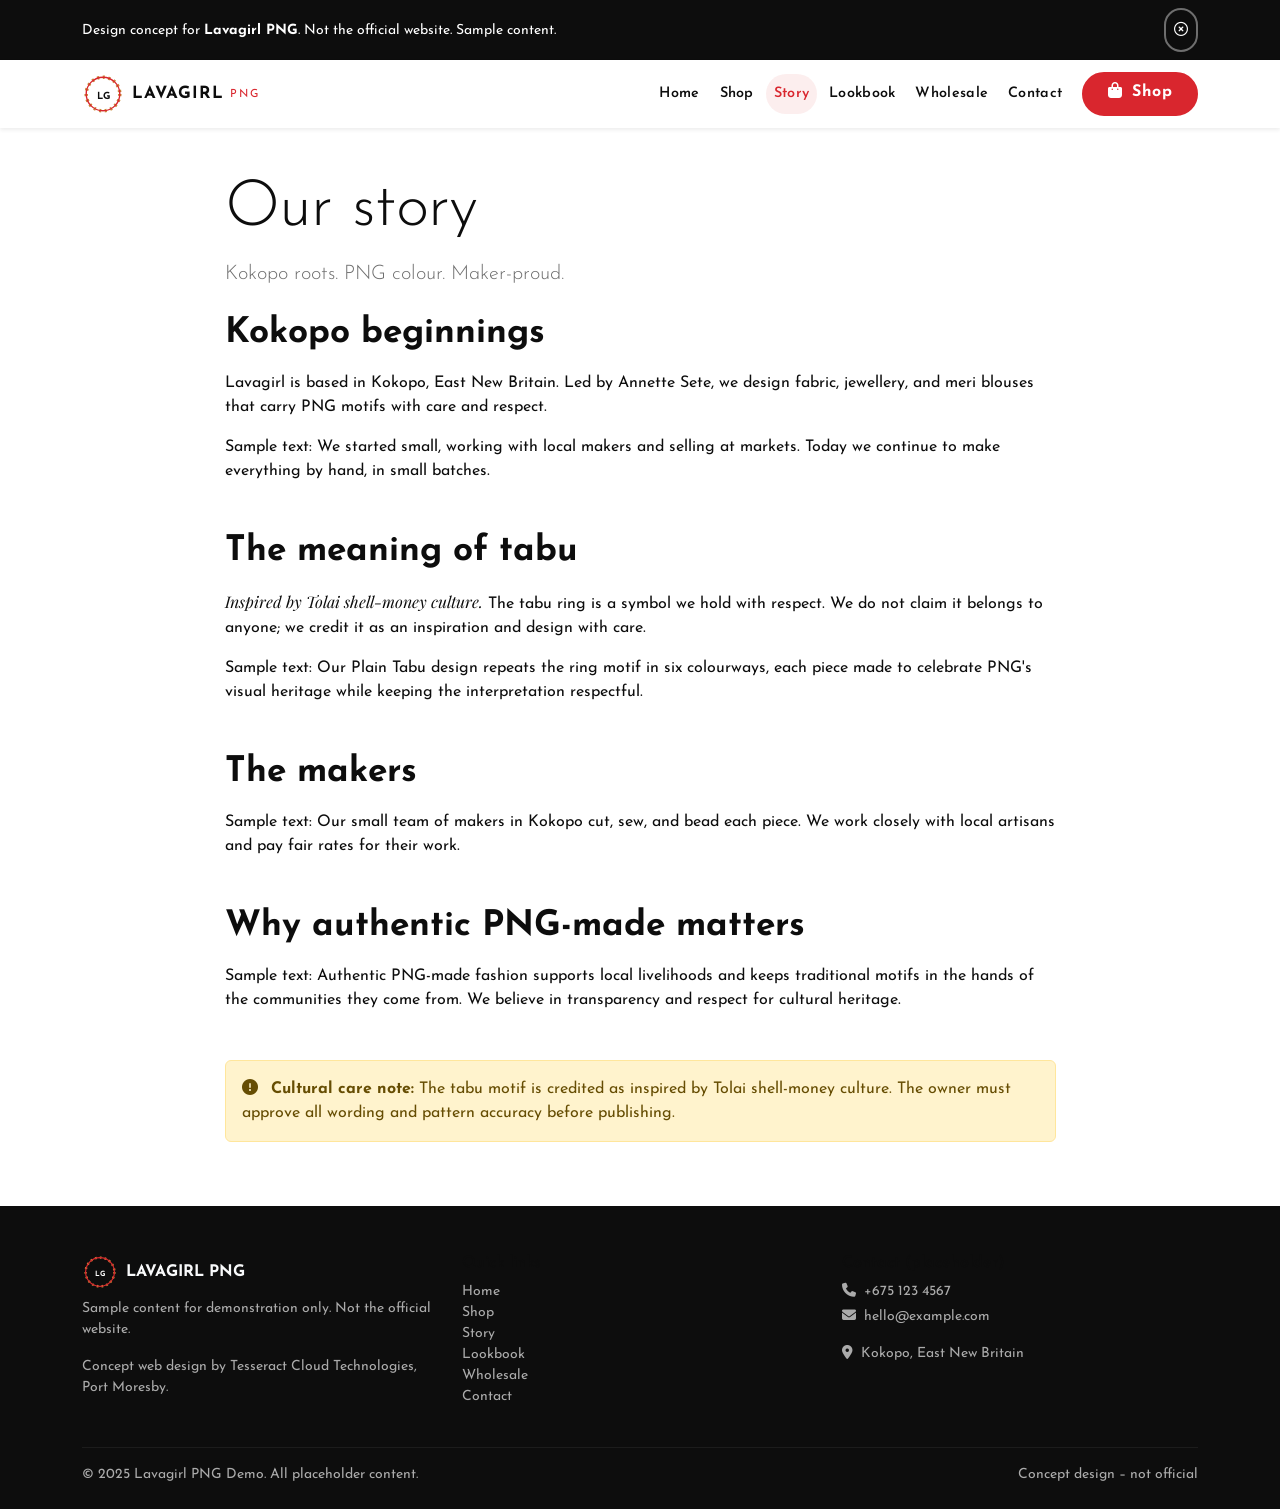
<file: story.html>
<!-- story.html -->
<!DOCTYPE html>
<html lang="en">
<head>
  <meta charset="UTF-8">
  <meta name="viewport" content="width=device-width, initial-scale=1.0">
  <title>Story | Lavagirl PNG</title>
  <meta name="description" content="The story of Lavagirl PNG — Kokopo, tabu, the makers, and why authentic PNG-made matters.">
  <meta property="og:title" content="Story – Lavagirl PNG">
  <meta property="og:description" content="Kokopo roots, tabu inspiration, and authentic PNG-made fashion.">
  <meta property="og:type" content="website">
  <meta property="og:url" content="https://example.com/lavagirlpng/story">
  <meta property="og:image" content="https://via.placeholder.com/1200x630?text=Story">
  <link rel="icon" href="data:image/svg+xml,%3Csvg xmlns='http://www.w3.org/2000/svg' viewBox='0 0 100 100'%3E%3Crect width='100' height='100' rx='18' fill='%23D9262E'/%3E%3Ccircle cx='50' cy='50' r='30' fill='none' stroke='%23C98A3B' stroke-width='6' stroke-dasharray='4 6'/%3E%3Ctext x='50' y='58' font-size='22' text-anchor='middle' fill='%23FFFFFF' font-family='Arial' font-weight='bold'%3ELG%3C/text%3E%3C/svg%3E">
  <link rel="preconnect" href="https://fonts.googleapis.com">
  <link rel="preconnect" href="https://fonts.gstatic.com" crossorigin>
  <link href="https://fonts.googleapis.com/css2?family=Josefin+Sans:wght@300;400;600;700&family=Playfair+Display:ital,wght@1,400;1,600&display=swap" rel="stylesheet">
  <link href="https://cdn.jsdelivr.net/npm/bootstrap@5.3.3/dist/css/bootstrap.min.css" rel="stylesheet">
  <link rel="stylesheet" href="https://cdnjs.cloudflare.com/ajax/libs/font-awesome/6.5.2/css/all.min.css">
  <link rel="stylesheet" href="style.css">
</head>
<body>
  <a class="skip-link" href="#main">Skip to content</a>

  <div class="demo-bar text-center py-2 px-3" id="demoBar">
    <div class="container d-flex align-items-center justify-content-between flex-wrap gap-2">
      <span class="small mb-0">Design concept for <strong>Lavagirl PNG</strong>. Not the official website. Sample content.</span>
      <button class="btn btn-sm btn-outline-light rounded-pill" id="dismissDemoBar" aria-label="Dismiss demo bar"><i class="fa-regular fa-circle-xmark"></i></button>
    </div>
  </div>

  <nav class="navbar navbar-expand-lg sticky-top shadow-sm" aria-label="Main navigation">
    <div class="container">
      <a class="navbar-brand d-flex align-items-center gap-2" href="index.html">
        <span class="brand-ring" aria-hidden="true"><svg viewBox="0 0 60 60" width="42" height="42"><circle cx="30" cy="30" r="24" fill="none" stroke="#C98A3B" stroke-width="5" stroke-dasharray="3 5"/><circle cx="30" cy="30" r="24" fill="none" stroke="#D9262E" stroke-width="2"/><text x="30" y="37" font-size="14" text-anchor="middle" fill="#0D0D0D" font-family="Josefin Sans, Arial" font-weight="700">LG</text></svg></span>
        <span class="brand-text">LAVAGIRL<span class="brand-sub">PNG</span></span>
      </a>
      <button class="navbar-toggler" type="button" data-bs-toggle="collapse" data-bs-target="#mainNav" aria-controls="mainNav" aria-expanded="false" aria-label="Toggle navigation"><span class="navbar-toggler-icon"></span></button>
      <div class="collapse navbar-collapse" id="mainNav">
        <ul class="navbar-nav ms-auto mb-2 mb-lg-0 gap-lg-1 align-items-lg-center">
          <li class="nav-item"><a class="nav-link" href="index.html">Home</a></li>
          <li class="nav-item"><a class="nav-link" href="shop.html">Shop</a></li>
          <li class="nav-item"><a class="nav-link active" aria-current="page" href="story.html">Story</a></li>
          <li class="nav-item"><a class="nav-link" href="lookbook.html">Lookbook</a></li>
          <li class="nav-item"><a class="nav-link" href="wholesale.html">Wholesale</a></li>
          <li class="nav-item"><a class="nav-link" href="contact.html">Contact</a></li>
          <li class="nav-item ms-lg-2 mt-2 mt-lg-0"><a class="btn btn-lava rounded-pill px-4" href="shop.html"><i class="fa-solid fa-bag-shopping me-1"></i> Shop</a></li>
        </ul>
      </div>
    </div>
  </nav>

  <main id="main">
    <section class="py-5">
      <div class="container">
        <div class="row justify-content-center">
          <div class="col-lg-9">
            <h1 class="display-light mb-3">Our story</h1>
            <p class="lead text-muted-soft mb-4">Kokopo roots. PNG colour. Maker-proud.</p>

            <div class="story-section mb-5">
              <h2 class="section-heading mb-3">Kokopo beginnings</h2>
              <p>Lavagirl is based in Kokopo, East New Britain. Led by Annette Sete, we design fabric, jewellery, and meri blouses that carry PNG motifs with care and respect.</p>
              <p>Sample text: We started small, working with local makers and selling at markets. Today we continue to make everything by hand, in small batches.</p>
            </div>

            <div class="story-section mb-5">
              <h2 class="section-heading mb-3">The meaning of tabu</h2>
              <p><em class="playfair-italic">Inspired by Tolai shell-money culture.</em> The tabu ring is a symbol we hold with respect. We do not claim it belongs to anyone; we credit it as an inspiration and design with care.</p>
              <p>Sample text: Our Plain Tabu design repeats the ring motif in six colourways, each piece made to celebrate PNG's visual heritage while keeping the interpretation respectful.</p>
            </div>

            <div class="story-section mb-5">
              <h2 class="section-heading mb-3">The makers</h2>
              <p>Sample text: Our small team of makers in Kokopo cut, sew, and bead each piece. We work closely with local artisans and pay fair rates for their work.</p>
            </div>

            <div class="story-section mb-5">
              <h2 class="section-heading mb-3">Why authentic PNG-made matters</h2>
              <p>Sample text: Authentic PNG-made fashion supports local livelihoods and keeps traditional motifs in the hands of the communities they come from. We believe in transparency and respect for cultural heritage.</p>
            </div>

            <div class="alert alert-warning" role="note">
              <i class="fa-solid fa-circle-exclamation me-2"></i> <strong>Cultural care note:</strong> The tabu motif is credited as inspired by Tolai shell-money culture. The owner must approve all wording and pattern accuracy before publishing.
            </div>
          </div>
        </div>
      </div>
    </section>
  </main>

  <footer class="footer section-dark text-light pt-5 pb-4">
    <div class="container">
      <div class="row g-4">
        <div class="col-md-4">
          <div class="d-flex align-items-center gap-2 mb-2">
            <svg viewBox="0 0 60 60" width="36" height="36"><circle cx="30" cy="30" r="24" fill="none" stroke="#C98A3B" stroke-width="4" stroke-dasharray="3 5"/><circle cx="30" cy="30" r="24" fill="none" stroke="#D9262E" stroke-width="2"/><text x="30" y="36" font-size="12" text-anchor="middle" fill="#FFFFFF" font-family="Josefin Sans, Arial" font-weight="700">LG</text></svg>
            <span class="fw-bold">LAVAGIRL PNG</span>
          </div>
          <p class="small text-muted-light">Sample content for demonstration only. Not the official website.</p>
          <p class="small text-muted-light">Concept web design by Tesseract Cloud Technologies, Port Moresby.</p>
        </div>
        <div class="col-md-4">
          <h6 class="fw-semibold">Quick links</h6>
          <ul class="list-unstyled small">
            <li><a href="index.html" class="text-muted-light text-decoration-none">Home</a></li>
            <li><a href="shop.html" class="text-muted-light text-decoration-none">Shop</a></li>
            <li><a href="story.html" class="text-muted-light text-decoration-none">Story</a></li>
            <li><a href="lookbook.html" class="text-muted-light text-decoration-none">Lookbook</a></li>
            <li><a href="wholesale.html" class="text-muted-light text-decoration-none">Wholesale</a></li>
            <li><a href="contact.html" class="text-muted-light text-decoration-none">Contact</a></li>
          </ul>
        </div>
        <div class="col-md-4">
          <h6 class="fw-semibold">Contact (placeholder)</h6>
          <p class="small text-muted-light mb-1"><i class="fa-solid fa-phone me-2"></i>+675 123 4567</p>
          <p class="small text-muted-light"><i class="fa-solid fa-envelope me-2"></i>hello@example.com</p>
          <p class="small text-muted-light"><i class="fa-solid fa-location-dot me-2"></i>Kokopo, East New Britain</p>
        </div>
      </div>
      <hr class="border-light opacity-25 mt-4">
      <div class="d-flex flex-wrap justify-content-between align-items-center small text-muted-light">
        <span>© 2025 Lavagirl PNG Demo. All placeholder content.</span>
        <span>Concept design – not official</span>
      </div>
    </div>
  </footer>

  <div class="mobile-action-bar d-block d-sm-none fixed-bottom bg-white border-top shadow-sm py-2">
    <div class="container d-flex justify-content-around">
      <a href="shop.html" class="btn btn-lava rounded-pill px-3 py-2" aria-label="Shop"><i class="fa-solid fa-bag-shopping me-1"></i> Shop</a>
      <a href="https://wa.me/67512345678?text=Hello%20Lavagirl%20PNG%20demo" class="btn btn-success rounded-pill px-3 py-2" aria-label="WhatsApp us"><i class="fa-brands fa-whatsapp me-1"></i> WhatsApp</a>
    </div>
  </div>

  <script src="https://cdn.jsdelivr.net/npm/bootstrap@5.3.3/dist/js/bootstrap.bundle.min.js"></script>
  <script src="main.js"></script>
</body>
</html>
</file>
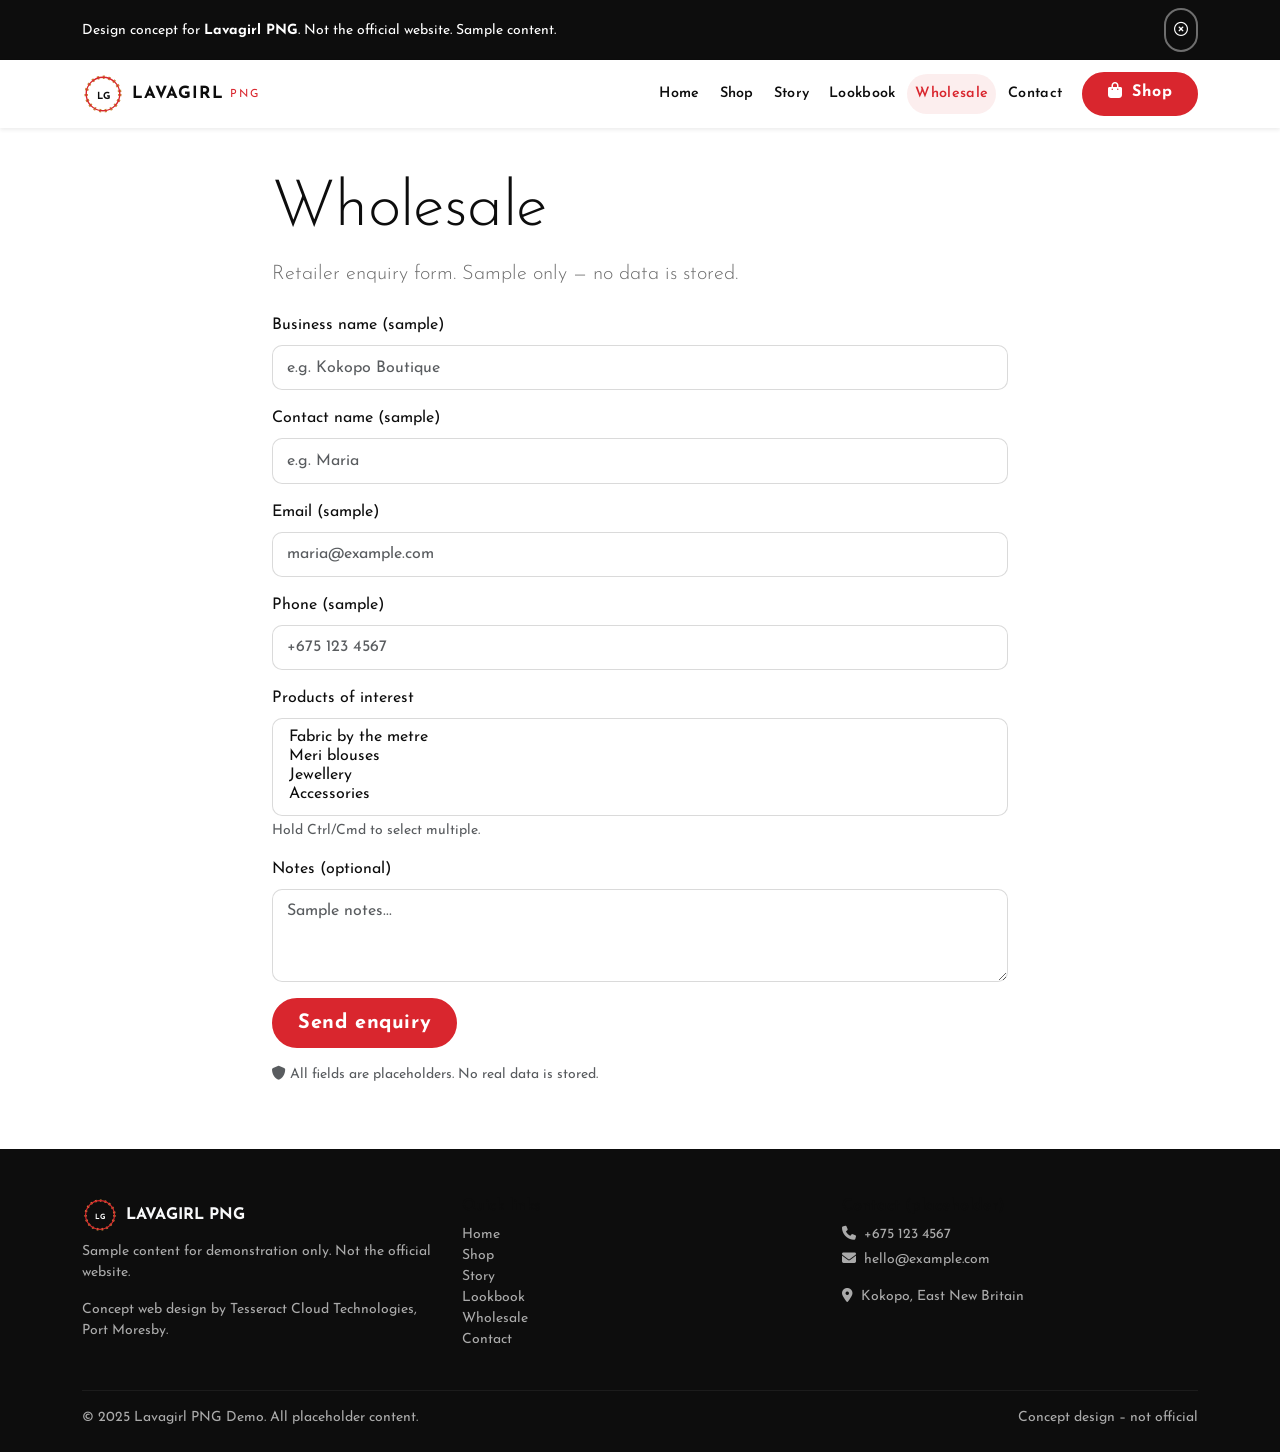
<file: wholesale.html>
<!-- wholesale.html -->
<!DOCTYPE html>
<html lang="en">
<head>
  <meta charset="UTF-8">
  <meta name="viewport" content="width=device-width, initial-scale=1.0">
  <title>Wholesale | Lavagirl PNG</title>
  <meta name="description" content="Retailer enquiry form for Lavagirl PNG wholesale. Sample form.">
  <meta property="og:title" content="Wholesale – Lavagirl PNG">
  <meta property="og:description" content="Retailer enquiry form for wholesale orders.">
  <meta property="og:type" content="website">
  <meta property="og:url" content="https://example.com/lavagirlpng/wholesale">
  <meta property="og:image" content="https://via.placeholder.com/1200x630?text=Wholesale">
  <link rel="icon" href="data:image/svg+xml,%3Csvg xmlns='http://www.w3.org/2000/svg' viewBox='0 0 100 100'%3E%3Crect width='100' height='100' rx='18' fill='%23D9262E'/%3E%3Ccircle cx='50' cy='50' r='30' fill='none' stroke='%23C98A3B' stroke-width='6' stroke-dasharray='4 6'/%3E%3Ctext x='50' y='58' font-size='22' text-anchor='middle' fill='%23FFFFFF' font-family='Arial' font-weight='bold'%3ELG%3C/text%3E%3C/svg%3E">
  <link rel="preconnect" href="https://fonts.googleapis.com">
  <link rel="preconnect" href="https://fonts.gstatic.com" crossorigin>
  <link href="https://fonts.googleapis.com/css2?family=Josefin+Sans:wght@300;400;600;700&family=Playfair+Display:ital,wght@1,400;1,600&display=swap" rel="stylesheet">
  <link href="https://cdn.jsdelivr.net/npm/bootstrap@5.3.3/dist/css/bootstrap.min.css" rel="stylesheet">
  <link rel="stylesheet" href="https://cdnjs.cloudflare.com/ajax/libs/font-awesome/6.5.2/css/all.min.css">
  <link rel="stylesheet" href="style.css">
</head>
<body>
  <a class="skip-link" href="#main">Skip to content</a>

  <div class="demo-bar text-center py-2 px-3" id="demoBar">
    <div class="container d-flex align-items-center justify-content-between flex-wrap gap-2">
      <span class="small mb-0">Design concept for <strong>Lavagirl PNG</strong>. Not the official website. Sample content.</span>
      <button class="btn btn-sm btn-outline-light rounded-pill" id="dismissDemoBar" aria-label="Dismiss demo bar"><i class="fa-regular fa-circle-xmark"></i></button>
    </div>
  </div>

  <nav class="navbar navbar-expand-lg sticky-top shadow-sm" aria-label="Main navigation">
    <div class="container">
      <a class="navbar-brand d-flex align-items-center gap-2" href="index.html">
        <span class="brand-ring" aria-hidden="true"><svg viewBox="0 0 60 60" width="42" height="42"><circle cx="30" cy="30" r="24" fill="none" stroke="#C98A3B" stroke-width="5" stroke-dasharray="3 5"/><circle cx="30" cy="30" r="24" fill="none" stroke="#D9262E" stroke-width="2"/><text x="30" y="37" font-size="14" text-anchor="middle" fill="#0D0D0D" font-family="Josefin Sans, Arial" font-weight="700">LG</text></svg></span>
        <span class="brand-text">LAVAGIRL<span class="brand-sub">PNG</span></span>
      </a>
      <button class="navbar-toggler" type="button" data-bs-toggle="collapse" data-bs-target="#mainNav" aria-controls="mainNav" aria-expanded="false" aria-label="Toggle navigation"><span class="navbar-toggler-icon"></span></button>
      <div class="collapse navbar-collapse" id="mainNav">
        <ul class="navbar-nav ms-auto mb-2 mb-lg-0 gap-lg-1 align-items-lg-center">
          <li class="nav-item"><a class="nav-link" href="index.html">Home</a></li>
          <li class="nav-item"><a class="nav-link" href="shop.html">Shop</a></li>
          <li class="nav-item"><a class="nav-link" href="story.html">Story</a></li>
          <li class="nav-item"><a class="nav-link" href="lookbook.html">Lookbook</a></li>
          <li class="nav-item"><a class="nav-link active" aria-current="page" href="wholesale.html">Wholesale</a></li>
          <li class="nav-item"><a class="nav-link" href="contact.html">Contact</a></li>
          <li class="nav-item ms-lg-2 mt-2 mt-lg-0"><a class="btn btn-lava rounded-pill px-4" href="shop.html"><i class="fa-solid fa-bag-shopping me-1"></i> Shop</a></li>
        </ul>
      </div>
    </div>
  </nav>

  <main id="main">
    <section class="py-5">
      <div class="container">
        <div class="row justify-content-center">
          <div class="col-lg-8">
            <h1 class="display-light mb-3">Wholesale</h1>
            <p class="lead text-muted-soft mb-4">Retailer enquiry form. Sample only — no data is stored.</p>

            <form id="wholesaleForm" novalidate>
              <div class="mb-3">
                <label for="wholesaleBusiness" class="form-label">Business name (sample)</label>
                <input type="text" class="form-control" id="wholesaleBusiness" placeholder="e.g. Kokopo Boutique" required>
                <div class="invalid-feedback">Please enter a business name.</div>
              </div>
              <div class="mb-3">
                <label for="wholesaleContact" class="form-label">Contact name (sample)</label>
                <input type="text" class="form-control" id="wholesaleContact" placeholder="e.g. Maria" required>
                <div class="invalid-feedback">Please enter a contact name.</div>
              </div>
              <div class="mb-3">
                <label for="wholesaleEmail" class="form-label">Email (sample)</label>
                <input type="email" class="form-control" id="wholesaleEmail" placeholder="maria@example.com" required>
                <div class="invalid-feedback">Please enter an email.</div>
              </div>
              <div class="mb-3">
                <label for="wholesalePhone" class="form-label">Phone (sample)</label>
                <input type="tel" class="form-control" id="wholesalePhone" placeholder="+675 123 4567">
              </div>
              <div class="mb-3">
                <label for="wholesaleInterest" class="form-label">Products of interest</label>
                <select class="form-select" id="wholesaleInterest" multiple size="4">
                  <option value="Fabric by the metre">Fabric by the metre</option>
                  <option value="Meri blouses">Meri blouses</option>
                  <option value="Jewellery">Jewellery</option>
                  <option value="Accessories">Accessories</option>
                </select>
                <p class="small text-muted mt-1">Hold Ctrl/Cmd to select multiple.</p>
              </div>
              <div class="mb-3">
                <label for="wholesaleNotes" class="form-label">Notes (optional)</label>
                <textarea class="form-control" id="wholesaleNotes" rows="3" placeholder="Sample notes..."></textarea>
              </div>
              <button type="submit" class="btn btn-lava btn-lg rounded-pill px-4">Send enquiry</button>
            </form>

            <div id="wholesaleSuccess" class="alert alert-success mt-4 d-none" role="alert">
              <i class="fa-regular fa-circle-check me-2"></i> Thank you! Your sample wholesale enquiry was received.
              <a id="wholesaleWhatsapp" href="#" target="_blank" rel="noopener" class="btn btn-success btn-sm rounded-pill mt-2 d-block">
                <i class="fa-brands fa-whatsapp me-1"></i> Continue on WhatsApp
              </a>
            </div>
            <p class="small text-muted mt-3"><i class="fa-solid fa-shield"></i> All fields are placeholders. No real data is stored.</p>
          </div>
        </div>
      </div>
    </section>
  </main>

  <footer class="footer section-dark text-light pt-5 pb-4">
    <div class="container">
      <div class="row g-4">
        <div class="col-md-4">
          <div class="d-flex align-items-center gap-2 mb-2">
            <svg viewBox="0 0 60 60" width="36" height="36"><circle cx="30" cy="30" r="24" fill="none" stroke="#C98A3B" stroke-width="4" stroke-dasharray="3 5"/><circle cx="30" cy="30" r="24" fill="none" stroke="#D9262E" stroke-width="2"/><text x="30" y="36" font-size="12" text-anchor="middle" fill="#FFFFFF" font-family="Josefin Sans, Arial" font-weight="700">LG</text></svg>
            <span class="fw-bold">LAVAGIRL PNG</span>
          </div>
          <p class="small text-muted-light">Sample content for demonstration only. Not the official website.</p>
          <p class="small text-muted-light">Concept web design by Tesseract Cloud Technologies, Port Moresby.</p>
        </div>
        <div class="col-md-4">
          <h6 class="fw-semibold">Quick links</h6>
          <ul class="list-unstyled small">
            <li><a href="index.html" class="text-muted-light text-decoration-none">Home</a></li>
            <li><a href="shop.html" class="text-muted-light text-decoration-none">Shop</a></li>
            <li><a href="story.html" class="text-muted-light text-decoration-none">Story</a></li>
            <li><a href="lookbook.html" class="text-muted-light text-decoration-none">Lookbook</a></li>
            <li><a href="wholesale.html" class="text-muted-light text-decoration-none">Wholesale</a></li>
            <li><a href="contact.html" class="text-muted-light text-decoration-none">Contact</a></li>
          </ul>
        </div>
        <div class="col-md-4">
          <h6 class="fw-semibold">Contact (placeholder)</h6>
          <p class="small text-muted-light mb-1"><i class="fa-solid fa-phone me-2"></i>+675 123 4567</p>
          <p class="small text-muted-light"><i class="fa-solid fa-envelope me-2"></i>hello@example.com</p>
          <p class="small text-muted-light"><i class="fa-solid fa-location-dot me-2"></i>Kokopo, East New Britain</p>
        </div>
      </div>
      <hr class="border-light opacity-25 mt-4">
      <div class="d-flex flex-wrap justify-content-between align-items-center small text-muted-light">
        <span>© 2025 Lavagirl PNG Demo. All placeholder content.</span>
        <span>Concept design – not official</span>
      </div>
    </div>
  </footer>

  <div class="mobile-action-bar d-block d-sm-none fixed-bottom bg-white border-top shadow-sm py-2">
    <div class="container d-flex justify-content-around">
      <a href="shop.html" class="btn btn-lava rounded-pill px-3 py-2" aria-label="Shop"><i class="fa-solid fa-bag-shopping me-1"></i> Shop</a>
      <a href="https://wa.me/67512345678?text=Hello%20Lavagirl%20PNG%20demo" class="btn btn-success rounded-pill px-3 py-2" aria-label="WhatsApp us"><i class="fa-brands fa-whatsapp me-1"></i> WhatsApp</a>
    </div>
  </div>

  <script src="https://cdn.jsdelivr.net/npm/bootstrap@5.3.3/dist/js/bootstrap.bundle.min.js"></script>
  <script src="main.js"></script>
</body>
</html>
</file>
<file: style.css>
/* style.css */
:root {
  --lava-red: #D9262E;
  --black: #0D0D0D;
  --royal-purple: #4B1D9C;
  --white: #FFFFFF;
  --hot-pink: #E6007E;
  --lime-green: #5CD62B;
  --tabu-tan: #C98A3B;
  --shell-silver: #BFBFBF;
  --text-muted: #6E6E6E;
  --shadow-soft: 0 8px 24px rgba(13,13,13,0.06);
  --radius: 16px;
  --active-colour: var(--lava-red);
}

*, *::before, *::after { box-sizing: border-box; }
html, body { overflow-x: clip; }

body {
  font-family: 'Josefin Sans', system-ui, sans-serif;
  background: var(--white);
  color: var(--black);
  margin: 0;
  padding-bottom: 70px;
  font-size: 16px;
}
@media (min-width: 576px) { body { padding-bottom: 0; } }

h1, h2, h3, h4, h5, h6 {
  font-family: 'Josefin Sans', system-ui, sans-serif;
  font-weight: 700;
  color: var(--black);
}

.display-light {
  font-family: 'Josefin Sans', system-ui, sans-serif;
  font-weight: 300;
  font-size: clamp(2.4rem, 6vw, 4rem);
  line-height: 1.05;
  color: var(--black);
  letter-spacing: -0.01em;
}

.playfair-italic {
  font-family: 'Playfair Display', Georgia, serif;
  font-style: italic;
  font-weight: 400;
}

.section-heading {
  font-family: 'Josefin Sans', sans-serif;
  font-weight: 700;
  font-size: clamp(1.6rem, 3.5vw, 2.2rem);
  color: var(--black);
}

img, svg, video { max-width: 100%; height: auto; }
.row > *, .d-flex > *, .col, [class*="col-"] { min-width: 0; }

a { color: var(--lava-red); }
a:hover { color: #b01f26; }

.text-lava { color: var(--lava-red) !important; }
.text-muted-soft { color: var(--text-muted) !important; }
.text-muted-light { color: rgba(255,255,255,0.65) !important; }
.text-white-75 { color: rgba(255,255,255,0.75) !important; }
.section-dark { background: var(--black); }
.section-lava { background: var(--lava-red); }
.section-lookbook { background: var(--white); }
.border-light { border-color: rgba(255,255,255,0.25) !important; }

.skip-link {
  position: absolute; top: -100px; left: 0;
  background: var(--lava-red); color: var(--white);
  padding: 12px 24px; z-index: 2000;
  text-decoration: none; border-radius: 0 0 8px 0;
  font-weight: 700;
}
.skip-link:focus { top: 0; }

/* Demo bar */
.demo-bar { background: var(--black); color: var(--white); }
.demo-bar .btn-outline-light { border-color: rgba(255,255,255,0.4); color: var(--white); }

/* Navbar */
.navbar { background: var(--white); }
.navbar-brand .brand-text { font-family: 'Josefin Sans', sans-serif; font-weight: 700; font-size: 1.05rem; letter-spacing: 0.06em; color: var(--black); }
.navbar-brand .brand-sub { display: inline-block; font-size: 0.7rem; font-weight: 400; letter-spacing: 0.2em; color: var(--lava-red); margin-left: 0.35rem; vertical-align: middle; }
.navbar .nav-link { font-weight: 600; padding: 0.6rem 0.75rem; border-radius: 40px; color: var(--black); font-size: 0.9rem; letter-spacing: 0.02em; }
.navbar .nav-link.active { background: rgba(217,38,46,0.08); color: var(--lava-red) !important; }
.navbar .nav-link:hover { color: var(--lava-red); }

/* Buttons */
.btn { font-weight: 700; letter-spacing: 0.03em; min-height: 44px; border-radius: 40px; transition: transform .18s ease, box-shadow .18s ease, background .18s ease; }
.btn-lava { background: var(--lava-red); color: var(--white); border: 2px solid var(--lava-red); }
.btn-lava:hover, .btn-lava:focus { background: #b01f26; border-color: #b01f26; color: var(--white); transform: translateY(-2px); box-shadow: 0 6px 18px rgba(217,38,46,0.4); }
.btn-outline-ink { background: transparent; color: var(--black); border: 2px solid var(--black); }
.btn-outline-ink:hover, .btn-outline-ink:focus { background: var(--black); color: var(--white); transform: translateY(-2px); }
.btn-outline-light { background: transparent; color: var(--white); border: 2px solid rgba(255,255,255,0.6); }
.btn-outline-light:hover, .btn-outline-light:focus { background: var(--white); color: var(--black); border-color: var(--white); }
.btn-white-outline { background: transparent; color: var(--white); border: 2px solid var(--white); }
.btn-white-outline:hover { background: var(--white); color: var(--lava-red); }
.btn-white-solid { background: var(--white); color: var(--lava-red); border: 2px solid var(--white); }
.btn-white-solid:hover { background: rgba(255,255,255,0.85); color: var(--lava-red); }

/* Label bars */
.label-bar {
  display: inline-block;
  background: var(--lava-red); color: var(--white);
  padding: 0.45rem 1rem; border-radius: 4px;
  font-weight: 700; font-size: 0.72rem; letter-spacing: 0.2em;
  text-transform: uppercase;
}
.label-bar-sm {
  display: inline-block;
  background: var(--black); color: var(--white);
  padding: 0.3rem 0.8rem; border-radius: 3px;
  font-weight: 700; font-size: 0.65rem; letter-spacing: 0.15em;
  text-transform: uppercase;
}

/* Hero */
.hero { background: var(--white); position: relative; overflow: hidden; }
.tabu-bg { position: absolute; inset: 0; pointer-events: none; overflow: clip; }
.tabu-pattern-svg { width: 100%; height: 100%; display: block; transition: opacity 0.4s ease; }

.hero-swatch-stack { display: flex; justify-content: center; align-items: flex-end; gap: 0.5rem; padding: 2rem 1rem; }
.fabric-roll {
  width: 90px; height: 240px; border-radius: 6px;
  position: relative; overflow: hidden;
  transform: rotate(-4deg);
  transition: transform 0.4s ease, background 0.4s ease;
  background: var(--active-colour);
}
.fabric-roll:nth-child(2) { height: 280px; transform: rotate(2deg); }
.fabric-roll:nth-child(3) { height: 220px; transform: rotate(6deg); }
.fabric-roll[data-colour="red"] { background: var(--lava-red); }
.fabric-roll[data-colour="purple"] { background: var(--royal-purple); }
.fabric-roll[data-colour="pink"] { background: var(--hot-pink); }
.fabric-roll[data-colour="green"] { background: var(--lime-green); }
.fabric-roll[data-colour="white"] { background: var(--white); border: 1px solid rgba(13,13,13,0.1); }
.fabric-roll[data-colour="black"] { background: var(--black); }
.fabric-roll-face {
  position: absolute; inset: 0;
  background-image: repeating-linear-gradient(135deg, transparent 0 8px, rgba(255,255,255,0.15) 8px 9px);
}

/* Swatch strip */
.swatch-strip { background: var(--white); border-bottom: 1px solid rgba(13,13,13,0.06); position: sticky; top: 66px; z-index: 100; }
.swatch-label, .filter-label, .swatch-name { font-family: 'Josefin Sans', sans-serif; font-weight: 700; font-size: 0.75rem; letter-spacing: 0.15em; text-transform: uppercase; color: var(--black); }
.swatch {
  width: 30px; height: 30px; border-radius: 50%;
  border: 2px solid var(--white);
  box-shadow: 0 0 0 1px rgba(13,13,13,0.15);
  cursor: pointer; padding: 0; position: relative;
  transition: transform 0.15s ease, box-shadow 0.15s ease;
  min-width: 30px; min-height: 30px;
}
.swatch:hover { transform: scale(1.12); }
.swatch.active { box-shadow: 0 0 0 2px var(--white), 0 0 0 4px var(--black); }
.swatch-red { background: var(--lava-red); }
.swatch-purple { background: var(--royal-purple); }
.swatch-white { background: var(--white); border-color: rgba(13,13,13,0.1); }
.swatch-pink { background: var(--hot-pink); }
.swatch-green { background: var(--lime-green); }
.swatch-black { background: var(--black); }

/* Authenticity strip */
.authenticity-strip { background: var(--white); border-top: 1px solid rgba(13,13,13,0.06); border-bottom: 1px solid rgba(13,13,13,0.06); }
.auth-badge { display: flex; flex-direction: column; align-items: center; gap: 0.4rem; padding: 0.6rem 0.4rem; }
.auth-badge i { font-size: 1.4rem; color: var(--lava-red); }
.auth-badge span { font-weight: 700; font-size: 0.72rem; letter-spacing: 0.1em; text-transform: uppercase; color: var(--black); text-align: center; }

/* Product cards */
.product-card {
  background: var(--white);
  border: 1px solid rgba(13,13,13,0.06);
  border-radius: var(--radius);
  box-shadow: var(--shadow-soft);
  overflow: hidden;
  transition: transform 0.35s cubic-bezier(.2,.7,.2,1), box-shadow 0.35s ease;
  height: 100%;
  display: flex; flex-direction: column;
}
.product-card:hover { transform: translateY(-4px); box-shadow: 0 16px 40px rgba(217,38,46,0.15); }
.product-swatch {
  height: 180px;
  position: relative;
  overflow: hidden;
  transition: background 0.4s ease;
}
.product-swatch::after {
  content: ''; position: absolute; inset: 0;
  background-image: repeating-linear-gradient(135deg, transparent 0 10px, rgba(255,255,255,0.12) 10px 11px);
}
.product-body { padding: 1rem 1.2rem; display: flex; flex-direction: column; flex-grow: 1; }
.product-name { font-weight: 700; font-size: 0.95rem; color: var(--black); margin-bottom: 0.3rem; }
.product-meta { font-size: 0.75rem; color: var(--text-muted); text-transform: uppercase; letter-spacing: 0.1em; font-weight: 600; margin-bottom: 0.5rem; }
.product-price { font-weight: 700; color: var(--lava-red); font-size: 1rem; margin-bottom: 0.6rem; }
.product-actions { margin-top: auto; display: flex; gap: 0.4rem; }

/* Filter bar */
.filter-bar { background: var(--white); border: 1px solid rgba(13,13,13,0.06); border-radius: var(--radius); padding: 1rem; }
.cat-filter { background: transparent; border: 2px solid rgba(13,13,13,0.15); color: var(--black); border-radius: 40px; padding: 0.4rem 1rem; font-weight: 600; font-size: 0.8rem; letter-spacing: 0.03em; }
.cat-filter.active, .cat-filter:hover { background: var(--lava-red); color: var(--white); border-color: var(--lava-red); }

/* Rotating ring */
.rotating-ring-wrap { display: flex; justify-content: center; align-items: center; padding: 1.5rem; }
.rotating-ring { width: min(300px, 80%); height: auto; animation: spinRing 60s linear infinite; }
@keyframes spinRing { to { transform: rotate(360deg); } }

/* Look cards */
.look-card { border-radius: var(--radius); overflow: hidden; box-shadow: var(--shadow-soft); }
.look-image {
  aspect-ratio: 3 / 4;
  display: flex; align-items: center; justify-content: center;
  color: rgba(255,255,255,0.7);
  position: relative; overflow: hidden;
}
.look-image::after { content: ''; position: absolute; inset: 0; background-image: repeating-linear-gradient(135deg, transparent 0 12px, rgba(255,255,255,0.08) 12px 13px); }
.look-red { background: var(--lava-red); }
.look-purple { background: var(--royal-purple); }
.look-pink { background: var(--hot-pink); }
.look-green { background: var(--lime-green); }
.look-white { background: var(--white); color: rgba(13,13,13,0.4); border: 1px solid rgba(13,13,13,0.08); }
.look-black { background: var(--black); }
.look-caption { padding: 0.8rem 1rem; background: var(--white); }

/* Quick view */
.modal-content { background: var(--white); }
.quickview-swatch { height: 220px; border-radius: 12px; position: relative; overflow: hidden; }

/* Enquiry */
.enquiry-line { display: flex; justify-content: space-between; align-items: center; padding: 0.6rem 0; border-bottom: 1px solid rgba(13,13,13,0.08); font-size: 0.9rem; }
.enquiry-line .remove-btn { background: none; border: none; color: var(--lava-red); font-size: 1rem; padding: 0.2rem 0.4rem; }

/* Form controls */
.form-control, .form-select {
  background: var(--white); border: 1px solid rgba(13,13,13,0.15);
  color: var(--black); border-radius: 10px; padding: 0.6rem 0.9rem;
}
.form-control:focus, .form-select:focus {
  background: var(--white); border-color: var(--lava-red); color: var(--black);
  box-shadow: 0 0 0 3px rgba(217,38,46,0.15);
}

/* Mobile action bar */
.mobile-action-bar { z-index: 1050; }
.mobile-action-bar .btn-success { background: #25D366; border-color: #25D366; color: #fff; }

/* Focus */
:focus-visible { outline: 3px solid var(--lava-red); outline-offset: 2px; }

/* Reduced motion */
@media (prefers-reduced-motion: reduce) {
  *, *::before, *::after { animation-duration: 0.01ms !important; animation-iteration-count: 1 !important; transition-duration: 0.01ms !important; }
  .rotating-ring { animation: none; }
}

/* Long words */
p, h1, h2, h3, h4, h5, h6, a, .btn { overflow-wrap: anywhere; }

/* Container safety */
.container-fluid { padding-left: max(12px, env(safe-area-inset-left)); padding-right: max(12px, env(safe-area-inset-right)); }

/* Swatch strip sticky offset on mobile */
@media (max-width: 991.98px) {
  .swatch-strip { top: 56px; }
}

/* Grid two columns at 360px */
@media (max-width: 400px) {
  #shopGrid > [class*="col-"] { flex: 0 0 auto; width: 50%; }
}

/* Product swatch colours read active colour */
.product-swatch { background: var(--active-colour); }
</file>
